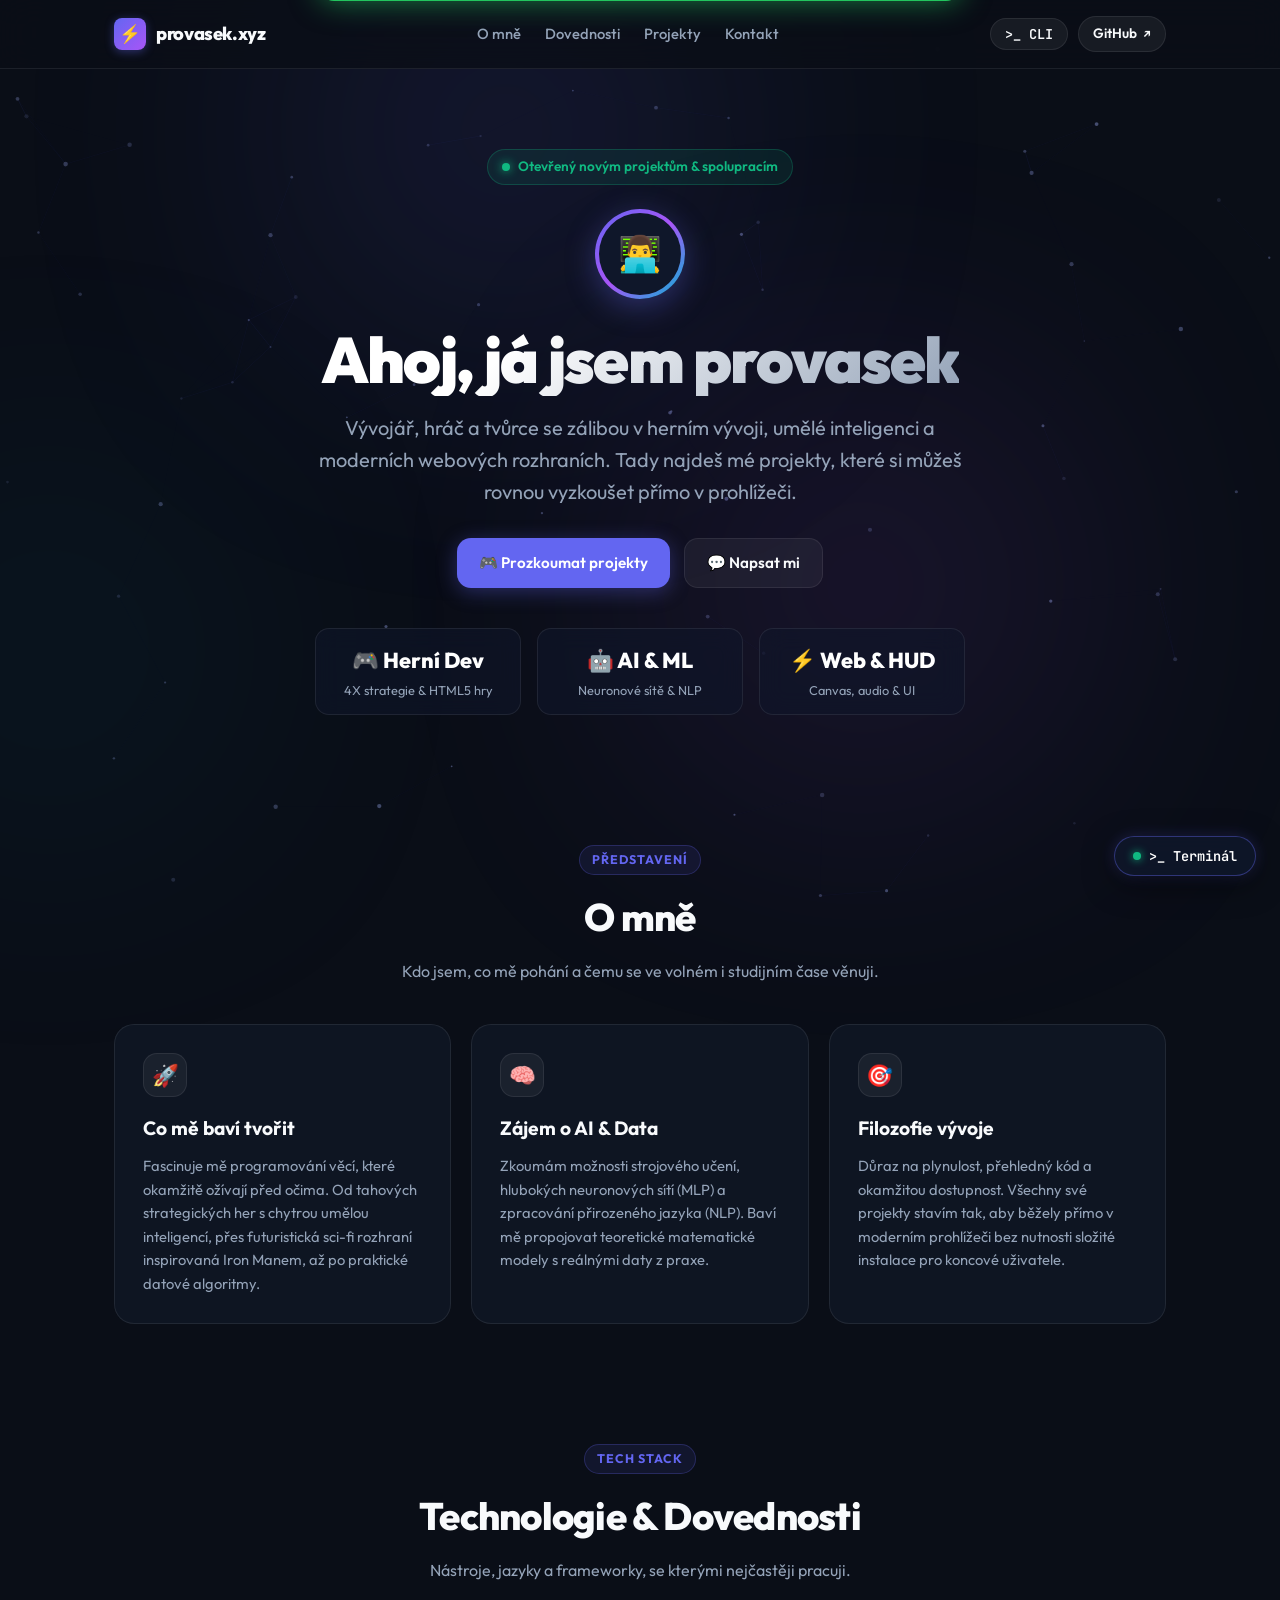
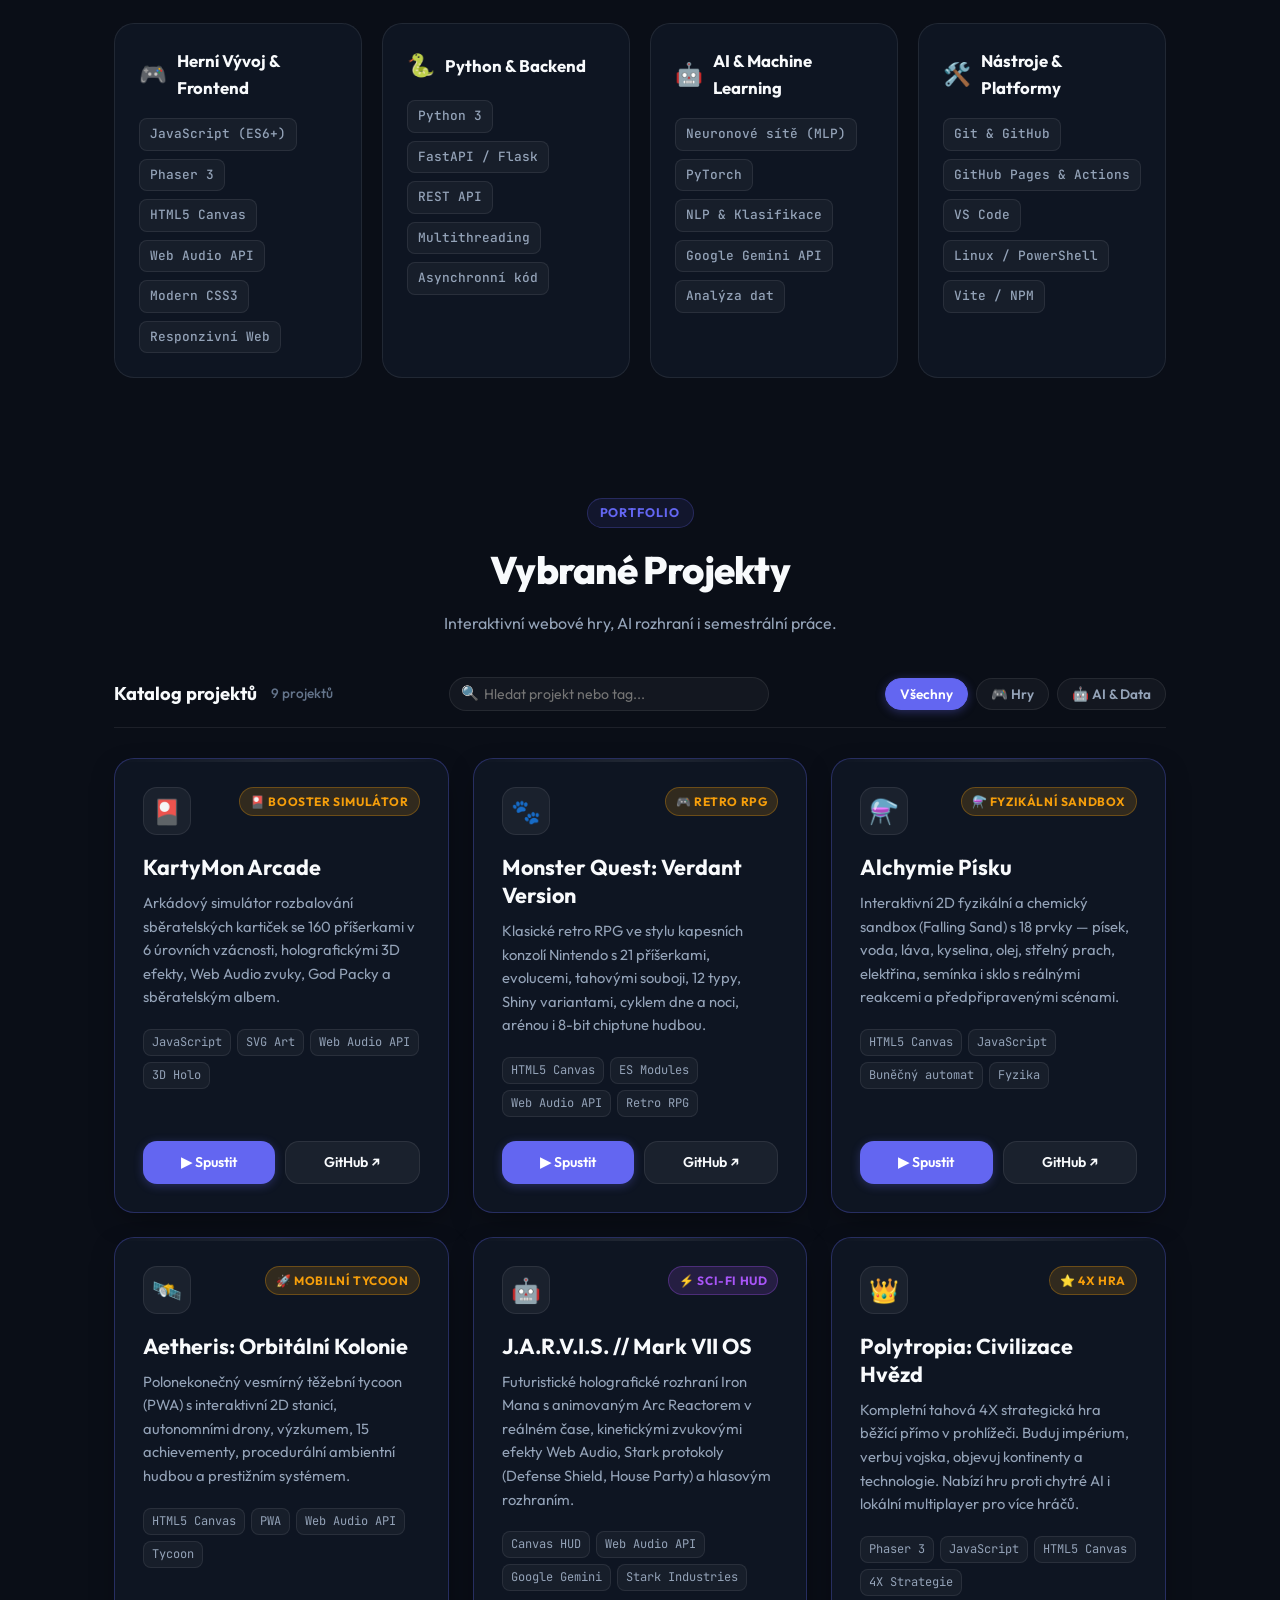
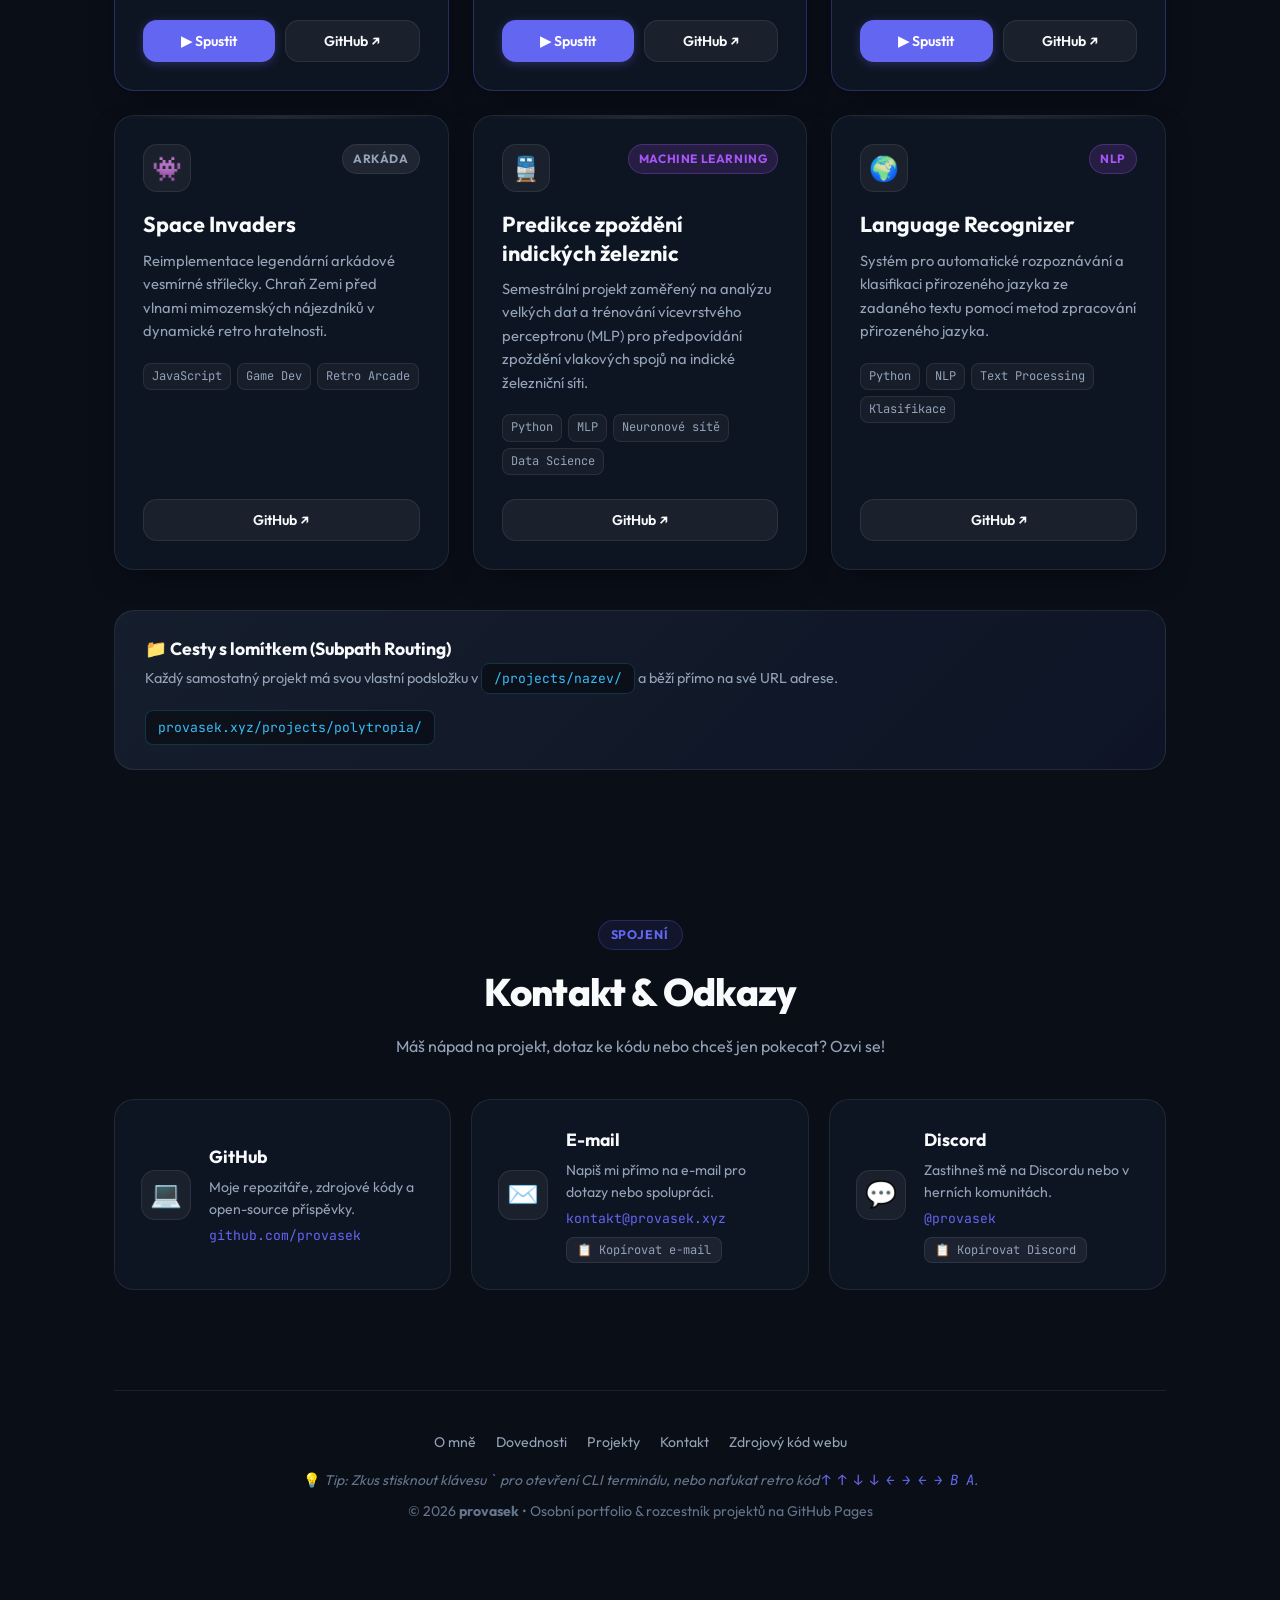
<file: index.html>
<!DOCTYPE html>
<html lang="cs">
<head>
    <meta charset="UTF-8">
    <meta name="viewport" content="width=device-width, initial-scale=1.0">
    <title>provasek.xyz | Vývojář, Herní Tvorba & AI Projekty</title>
    <meta name="description" content="Osobní web a portfolio provasek. Vývoj her, webových aplikací a machine learning modelů.">
    <link rel="icon" href="data:image/svg+xml,<svg xmlns=%22http://www.w3.org/2000/svg%22 viewBox=%220 0 100 100%22><text y=%22.9em%22 font-size=%2290%22>🎮</text></svg>">
    
    <!-- Modern Clean Minimalist Fonts -->
    <link rel="preconnect" href="https://fonts.googleapis.com">
    <link rel="preconnect" href="https://fonts.gstatic.com" crossorigin>
    <link href="https://fonts.googleapis.com/css2?family=JetBrains+Mono:wght@500;700&family=Outfit:wght@400;500;600;700;800;900&display=swap" rel="stylesheet">
    
    <link rel="stylesheet" href="style.css">
</head>
<body>

    <!-- Interactive Particle Background Canvas -->
    <canvas id="particle-canvas"></canvas>

    <!-- Ambient background glow effects -->
    <div class="ambient-glow glow-1"></div>
    <div class="ambient-glow glow-2"></div>
    <div class="ambient-glow glow-3"></div>

    <!-- Konami Code Retro Easter Egg Banner -->
    <div id="konami-banner" class="konami-banner">
        <span>👾 <strong>SECRET UNLOCKED!</strong> 80s Retro Arcade CRT režim aktivován.</span>
        <button id="konami-close-btn" class="konami-btn-close">Vypnout</button>
    </div>

    <!-- Sticky Navigation Bar -->
    <header class="navbar-wrap">
        <nav class="navbar">
            <a href="#" class="nav-brand">
                <span class="brand-icon">⚡</span>
                <span>provasek.xyz</span>
            </a>
            <ul class="nav-menu">
                <li><a href="#o-mne" class="nav-link">O mně</a></li>
                <li><a href="#dovednosti" class="nav-link">Dovednosti</a></li>
                <li><a href="#projekty" class="nav-link">Projekty</a></li>
                <li><a href="#kontakt" class="nav-link">Kontakt</a></li>
            </ul>
            <div style="display: flex; align-items: center; gap: 10px;">
                <button class="nav-cta" onclick="document.getElementById('terminal-launcher').click()" title="Otevřít interaktivní konzoli (klávesa ~)">
                    <span style="font-family: var(--font-mono);">&gt;_ CLI</span>
                </button>
                <a href="https://github.com/provasek" target="_blank" rel="noopener noreferrer" class="nav-cta">
                    <span>GitHub</span>
                    <span style="font-size: 0.75rem;">↗</span>
                </a>
            </div>
        </nav>
    </header>

    <div class="site-container">
        
        <!-- Hero Section -->
        <section class="hero">
            <div class="hero-status">
                <span class="pulse-dot"></span>
                <span>Otevřený novým projektům & spolupracím</span>
            </div>

            <div class="hero-avatar-wrap">
                <div class="hero-avatar">
                    👨‍💻
                </div>
            </div>

            <h1 class="hero-title">Ahoj, já jsem provasek</h1>
            <p class="hero-subtitle">
                Vývojář, hráč a tvůrce se zálibou v herním vývoji, umělé inteligenci a moderních webových rozhraních. Tady najdeš mé projekty, které si můžeš rovnou vyzkoušet přímo v prohlížeči.
            </p>

            <div class="hero-links">
                <a href="#projekty" class="hero-btn hero-btn-primary">
                    <span>🎮 Prozkoumat projekty</span>
                </a>
                <a href="#kontakt" class="hero-btn hero-btn-secondary">
                    <span>💬 Napsat mi</span>
                </a>
            </div>

            <!-- Stats Bar -->
            <div class="hero-stats">
                <div class="stat-item">
                    <div class="stat-val">🎮 Herní Dev</div>
                    <div class="stat-label">4X strategie & HTML5 hry</div>
                </div>
                <div class="stat-item">
                    <div class="stat-val">🤖 AI & ML</div>
                    <div class="stat-label">Neuronové sítě & NLP</div>
                </div>
                <div class="stat-item">
                    <div class="stat-val">⚡ Web & HUD</div>
                    <div class="stat-label">Canvas, audio & UI</div>
                </div>
            </div>
        </section>

        <!-- About Me Section -->
        <section id="o-mne" class="about-section">
            <div class="section-header">
                <span class="section-pill">Představení</span>
                <h2 class="section-title">O mně</h2>
                <p class="section-subtitle">Kdo jsem, co mě pohání a čemu se ve volném i studijním čase věnuji.</p>
            </div>

            <div class="about-grid">
                <div class="about-card">
                    <div class="about-icon">🚀</div>
                    <h3>Co mě baví tvořit</h3>
                    <p>
                        Fascinuje mě programování věcí, které okamžitě ožívají před očima. Od tahových strategických her s chytrou umělou inteligencí, přes futuristická sci-fi rozhraní inspirovaná Iron Manem, až po praktické datové algoritmy.
                    </p>
                </div>
                <div class="about-card">
                    <div class="about-icon">🧠</div>
                    <h3>Zájem o AI & Data</h3>
                    <p>
                        Zkoumám možnosti strojového učení, hlubokých neuronových sítí (MLP) a zpracování přirozeného jazyka (NLP). Baví mě propojovat teoretické matematické modely s reálnými daty z praxe.
                    </p>
                </div>
                <div class="about-card">
                    <div class="about-icon">🎯</div>
                    <h3>Filozofie vývoje</h3>
                    <p>
                        Důraz na plynulost, přehledný kód a okamžitou dostupnost. Všechny své projekty stavím tak, aby běžely přímo v moderním prohlížeči bez nutnosti složité instalace pro koncové uživatele.
                    </p>
                </div>
            </div>
        </section>

        <!-- Skills Section -->
        <section id="dovednosti" class="skills-section">
            <div class="section-header">
                <span class="section-pill">Tech Stack</span>
                <h2 class="section-title">Technologie & Dovednosti</h2>
                <p class="section-subtitle">Nástroje, jazyky a frameworky, se kterými nejčastěji pracuji.</p>
            </div>

            <div class="skills-grid">
                <div class="skill-category-card">
                    <div class="skill-cat-header">
                        <span style="font-size: 1.4rem;">🎮</span>
                        <h3>Herní Vývoj & Frontend</h3>
                    </div>
                    <div class="skill-badges">
                        <span class="skill-badge">JavaScript (ES6+)</span>
                        <span class="skill-badge">Phaser 3</span>
                        <span class="skill-badge">HTML5 Canvas</span>
                        <span class="skill-badge">Web Audio API</span>
                        <span class="skill-badge">Modern CSS3</span>
                        <span class="skill-badge">Responzivní Web</span>
                    </div>
                </div>

                <div class="skill-category-card">
                    <div class="skill-cat-header">
                        <span style="font-size: 1.4rem;">🐍</span>
                        <h3>Python & Backend</h3>
                    </div>
                    <div class="skill-badges">
                        <span class="skill-badge">Python 3</span>
                        <span class="skill-badge">FastAPI / Flask</span>
                        <span class="skill-badge">REST API</span>
                        <span class="skill-badge">Multithreading</span>
                        <span class="skill-badge">Asynchronní kód</span>
                    </div>
                </div>

                <div class="skill-category-card">
                    <div class="skill-cat-header">
                        <span style="font-size: 1.4rem;">🤖</span>
                        <h3>AI & Machine Learning</h3>
                    </div>
                    <div class="skill-badges">
                        <span class="skill-badge">Neuronové sítě (MLP)</span>
                        <span class="skill-badge">PyTorch</span>
                        <span class="skill-badge">NLP & Klasifikace</span>
                        <span class="skill-badge">Google Gemini API</span>
                        <span class="skill-badge">Analýza dat</span>
                    </div>
                </div>

                <div class="skill-category-card">
                    <div class="skill-cat-header">
                        <span style="font-size: 1.4rem;">🛠️</span>
                        <h3>Nástroje & Platformy</h3>
                    </div>
                    <div class="skill-badges">
                        <span class="skill-badge">Git & GitHub</span>
                        <span class="skill-badge">GitHub Pages & Actions</span>
                        <span class="skill-badge">VS Code</span>
                        <span class="skill-badge">Linux / PowerShell</span>
                        <span class="skill-badge">Vite / NPM</span>
                    </div>
                </div>
            </div>
        </section>

        <!-- Projects Section -->
        <section id="projekty" class="projects-section">
            <div class="section-header">
                <span class="section-pill">Portfolio</span>
                <h2 class="section-title">Vybrané Projekty</h2>
                <p class="section-subtitle">Interaktivní webové hry, AI rozhraní i semestrální práce.</p>
            </div>

            <!-- Filter Controls & Real-Time Search Bar -->
            <div class="controls-section">
                <div class="section-label">
                    <span>Katalog projektů</span>
                    <span id="project-count" style="font-size: 0.85rem; font-weight: 500; color: var(--text-muted); margin-left: 6px;"></span>
                </div>

                <!-- Instant Search Input -->
                <div class="search-input-wrap">
                    <span class="search-icon">🔍</span>
                    <input type="text" id="project-search" class="search-input" placeholder="Hledat projekt nebo tag...">
                    <button id="search-clear" class="search-clear-btn" title="Vymazat hledání">✕</button>
                </div>

                <div class="filter-tabs">
                    <button class="tab-btn active" data-filter="all">Všechny</button>
                    <button class="tab-btn" data-filter="games">🎮 Hry</button>
                    <button class="tab-btn" data-filter="ai">🤖 AI & Data</button>
                </div>
            </div>

            <!-- Dynamic Projects Grid -->
            <main class="projects-grid" id="projects-grid">
                <!-- Dynamicky generováno ze skriptu projects.js -->
            </main>

            <!-- Architecture Info Banner -->
            <aside class="guide-banner">
                <div class="guide-text">
                    <h3>📁 Cesty s lomítkem (Subpath Routing)</h3>
                    <p>Každý samostatný projekt má svou vlastní podsložku v <span class="guide-code">/projects/nazev/</span> a běží přímo na své URL adrese.</p>
                </div>
                <div class="guide-code">
                    provasek.xyz/projects/polytropia/
                </div>
            </aside>
        </section>

        <!-- Contact Section -->
        <section id="kontakt" class="contact-section">
            <div class="section-header">
                <span class="section-pill">Spojení</span>
                <h2 class="section-title">Kontakt & Odkazy</h2>
                <p class="section-subtitle">Máš nápad na projekt, dotaz ke kódu nebo chceš jen pokecat? Ozvi se!</p>
            </div>

            <div class="contact-grid">
                <a href="https://github.com/provasek" target="_blank" rel="noopener noreferrer" class="contact-card">
                    <div class="contact-icon">💻</div>
                    <div class="contact-info">
                        <h4>GitHub</h4>
                        <p>Moje repozitáře, zdrojové kódy a open-source příspěvky.</p>
                        <div class="contact-handle">github.com/provasek</div>
                    </div>
                </a>

                <div class="contact-card">
                    <div class="contact-icon">✉️</div>
                    <div class="contact-info">
                        <h4>E-mail</h4>
                        <p>Napiš mi přímo na e-mail pro dotazy nebo spolupráci.</p>
                        <div class="contact-handle">kontakt@provasek.xyz</div>
                        <button class="copy-pill-btn btn-copy" data-copy="kontakt@provasek.xyz" title="Zkopírovat e-mail">
                            📋 Kopírovat e-mail
                        </button>
                    </div>
                </div>

                <div class="contact-card">
                    <div class="contact-icon">💬</div>
                    <div class="contact-info">
                        <h4>Discord</h4>
                        <p>Zastihneš mě na Discordu nebo v herních komunitách.</p>
                        <div class="contact-handle">@provasek</div>
                        <button class="copy-pill-btn btn-copy" data-copy="@provasek" title="Zkopírovat Discord tag">
                            📋 Kopírovat Discord
                        </button>
                    </div>
                </div>
            </div>
        </section>

        <!-- Footer -->
        <footer class="site-footer">
            <div class="footer-nav">
                <a href="#o-mne" class="footer-link">O mně</a>
                <a href="#dovednosti" class="footer-link">Dovednosti</a>
                <a href="#projekty" class="footer-link">Projekty</a>
                <a href="#kontakt" class="footer-link">Kontakt</a>
                <a href="https://github.com/provasek/web" target="_blank" rel="noopener noreferrer" class="footer-link">Zdrojový kód webu</a>
            </div>
            <p style="margin-bottom: 8px;">
                💡 <em>Tip: Zkus stisknout klávesu <code style="font-family: var(--font-mono); color: var(--accent-indigo);">&grave;</code> pro otevření CLI terminálu, nebo naťukat retro kód <code style="font-family: var(--font-mono); color: var(--accent-indigo);">↑ ↑ ↓ ↓ ← → ← → B A</code>.</em>
            </p>
            <p>© 2026 <strong>provasek</strong> • Osobní portfolio & rozcestník projektů na GitHub Pages</p>
        </footer>

    </div>

    <!-- Floating Terminal Launcher Button -->
    <button id="terminal-launcher" class="terminal-launcher-btn" title="Otevřít interaktivní vývojářský terminál">
        <span class="dot"></span>
        <span>&gt;_ Terminál</span>
    </button>

    <!-- Developer Terminal Modal Window -->
    <div id="terminal-modal" class="terminal-modal-backdrop">
        <div class="terminal-window">
            <div class="terminal-header">
                <div class="terminal-dots">
                    <span class="terminal-dot dot-red" id="terminal-close-btn" title="Zavřít terminál"></span>
                    <span class="terminal-dot dot-yellow"></span>
                    <span class="terminal-dot dot-green"></span>
                </div>
                <div class="terminal-title">provasek@web: ~ (bash)</div>
                <div style="font-size: 0.72rem; color: var(--text-muted);">ESC pro zavření</div>
            </div>
            <div class="terminal-body" id="terminal-body">
                <div class="term-line term-success">
                    Vítej v interaktivní vývojářské konzoli provasek.xyz! ⚡
                </div>
                <div class="term-line term-output">
                    Napiš <span class="term-accent">help</span> pro seznam dostupných příkazů.
                </div>
            </div>
            <div class="terminal-input-row">
                <span class="term-prompt">provasek@web:~$</span>
                <input type="text" id="terminal-input" class="terminal-input" placeholder="Zadej příkaz (např. projects, play jarvis, about)..." autocomplete="off" spellcheck="false">
            </div>
        </div>
    </div>

    <!-- Toast Notification -->
    <div id="copy-toast" class="copy-toast"></div>

    <!-- Data & Scripts -->
    <script src="projects.js"></script>
    <script src="app.js"></script>
</body>
</html>
</file>
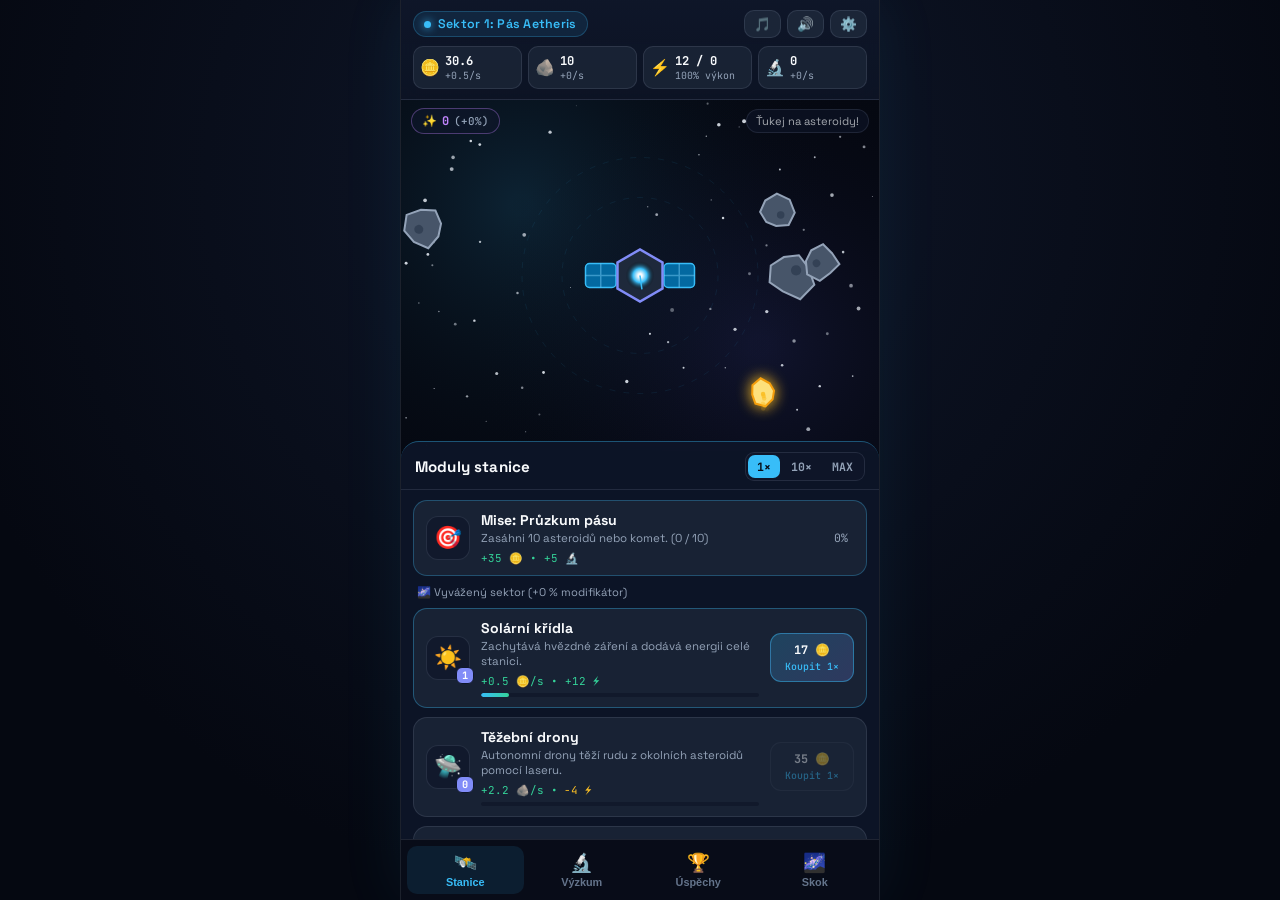
<file: projects/aetheris/index.html>
<!DOCTYPE html>
<html lang="cs">
<head>
  <meta charset="UTF-8" />
  <meta name="viewport" content="width=device-width, initial-scale=1.0, maximum-scale=1.0, user-scalable=no, viewport-fit=cover" />
  <meta name="theme-color" content="#070b14" />
  <meta name="apple-mobile-web-app-capable" content="yes" />
  <meta name="apple-mobile-web-app-status-bar-style" content="black-translucent" />
  <title>Aetheris: Orbitální Kolonie</title>
  <link rel="manifest" href="./manifest.json" />
  <link rel="icon" type="image/svg+xml" href="./assets/icon.svg" />
  <link rel="apple-touch-icon" href="./assets/icon.svg" />
  <link rel="preconnect" href="https://fonts.googleapis.com" />
  <link rel="preconnect" href="https://fonts.gstatic.com" crossorigin />
  <link href="https://fonts.googleapis.com/css2?family=JetBrains+Mono:wght@500;700&family=Space+Grotesk:wght@400;500;600;700&display=swap" rel="stylesheet" />
  <link rel="stylesheet" href="./css/style.css" />
</head>
<body>
  <div id="app" class="app-shell">
    <!-- Horní HUD lišta -->
    <header class="hud-header">
      <div class="hud-top-row">
        <div class="sector-badge" id="sector-badge" title="Aktuální sektor">
          <span class="sector-dot"></span>
          <span id="sector-name">Sektor 1: Pás Aetheris</span>
        </div>
        <div class="hud-actions">
          <button id="btn-event-boost" class="icon-btn boost-pill hidden" title="Aktivní událost">
            ⚡ <span id="event-timer">00s</span>
          </button>
          <button id="btn-music" class="icon-btn" aria-label="Hudba" title="Zapnout/vypnout hudbu">🎵</button>
          <button id="btn-sound" class="icon-btn" aria-label="Zvuk" title="Zapnout/vypnout zvuk">🔊</button>
          <button id="btn-settings" class="icon-btn" aria-label="Nastavení" title="Nastavení a save">⚙️</button>
        </div>
      </div>

      <div class="resources-grid">
        <div class="res-card res-credits">
          <div class="res-icon">🪙</div>
          <div class="res-info">
            <div class="res-val" id="res-credits">0</div>
            <div class="res-rate" id="rate-credits">+0/s</div>
          </div>
        </div>
        <div class="res-card res-ore">
          <div class="res-icon">🪨</div>
          <div class="res-info">
            <div class="res-val" id="res-ore">0</div>
            <div class="res-rate" id="rate-ore">+0/s</div>
          </div>
        </div>
        <div class="res-card res-energy">
          <div class="res-icon">⚡</div>
          <div class="res-info">
            <div class="res-val" id="res-energy">0 / 0</div>
            <div class="res-rate" id="rate-energy">100% výkon</div>
          </div>
        </div>
        <div class="res-card res-research">
          <div class="res-icon">🔬</div>
          <div class="res-info">
            <div class="res-val" id="res-research">0</div>
            <div class="res-rate" id="rate-research">+0/s</div>
          </div>
        </div>
      </div>
    </header>

    <!-- Interaktivní vesmírná scéna (Canvas) -->
    <main class="viewport-stage">
      <canvas id="game-canvas"></canvas>
      <div class="stage-overlay-top">
        <div class="dark-matter-pill" id="dm-pill" title="Temná hmota (trvalý bonus k příjmům)">
          <span>✨</span>
          <span id="res-dm">0</span>
          <span class="dm-bonus" id="dm-bonus">(+0%)</span>
        </div>
        <div class="tap-hint" id="tap-hint">Ťukej na asteroidy!</div>
      </div>
    </main>

    <!-- Spodní panel s obsahem záložek -->
    <section class="bottom-drawer">
      <div class="drawer-toolbar" id="drawer-toolbar">
        <h2 class="drawer-title" id="drawer-title">Moduly stanice</h2>
        <div class="buy-multiplier" id="buy-multiplier-group">
          <button class="mult-btn active" data-mult="1">1×</button>
          <button class="mult-btn" data-mult="10">10×</button>
          <button class="mult-btn" data-mult="max">MAX</button>
        </div>
      </div>

      <div class="drawer-content" id="drawer-content">
        <!-- Dynamicky vykresleno z ui.js -->
      </div>

      <!-- Spodní navigace -->
      <nav class="bottom-nav" role="tablist">
        <button class="nav-btn active" data-tab="station" role="tab" aria-selected="true">
          <span class="nav-icon">🛰️</span>
          <span class="nav-label">Stanice</span>
        </button>
        <button class="nav-btn" data-tab="research" role="tab" aria-selected="false">
          <span class="nav-icon">🔬</span>
          <span class="nav-label">Výzkum</span>
          <span class="nav-badge hidden" id="badge-research">!</span>
        </button>
        <button class="nav-btn" data-tab="achievements" role="tab" aria-selected="false">
          <span class="nav-icon">🏆</span>
          <span class="nav-label">Úspěchy</span>
          <span class="nav-badge hidden" id="badge-achievements">0</span>
        </button>
        <button class="nav-btn" data-tab="prestige" role="tab" aria-selected="false">
          <span class="nav-icon">🌌</span>
          <span class="nav-label">Skok</span>
          <span class="nav-badge hidden" id="badge-prestige">★</span>
        </button>
      </nav>
    </section>

    <!-- Toast notifikace (Achievementy / Události) -->
    <div id="toast-container" class="toast-container" aria-live="polite"></div>

    <!-- Modální okno (Offline výdělek / Nastavení) -->
    <div id="modal-backdrop" class="modal-backdrop hidden">
      <div class="modal-card" id="modal-card">
        <div class="modal-header">
          <h3 id="modal-title">Titulek</h3>
          <button id="modal-close" class="icon-btn">✕</button>
        </div>
        <div class="modal-body" id="modal-body"></div>
      </div>
    </div>
  </div>

  <script type="module" src="./js/main.js"></script>
</body>
</html>
</file>
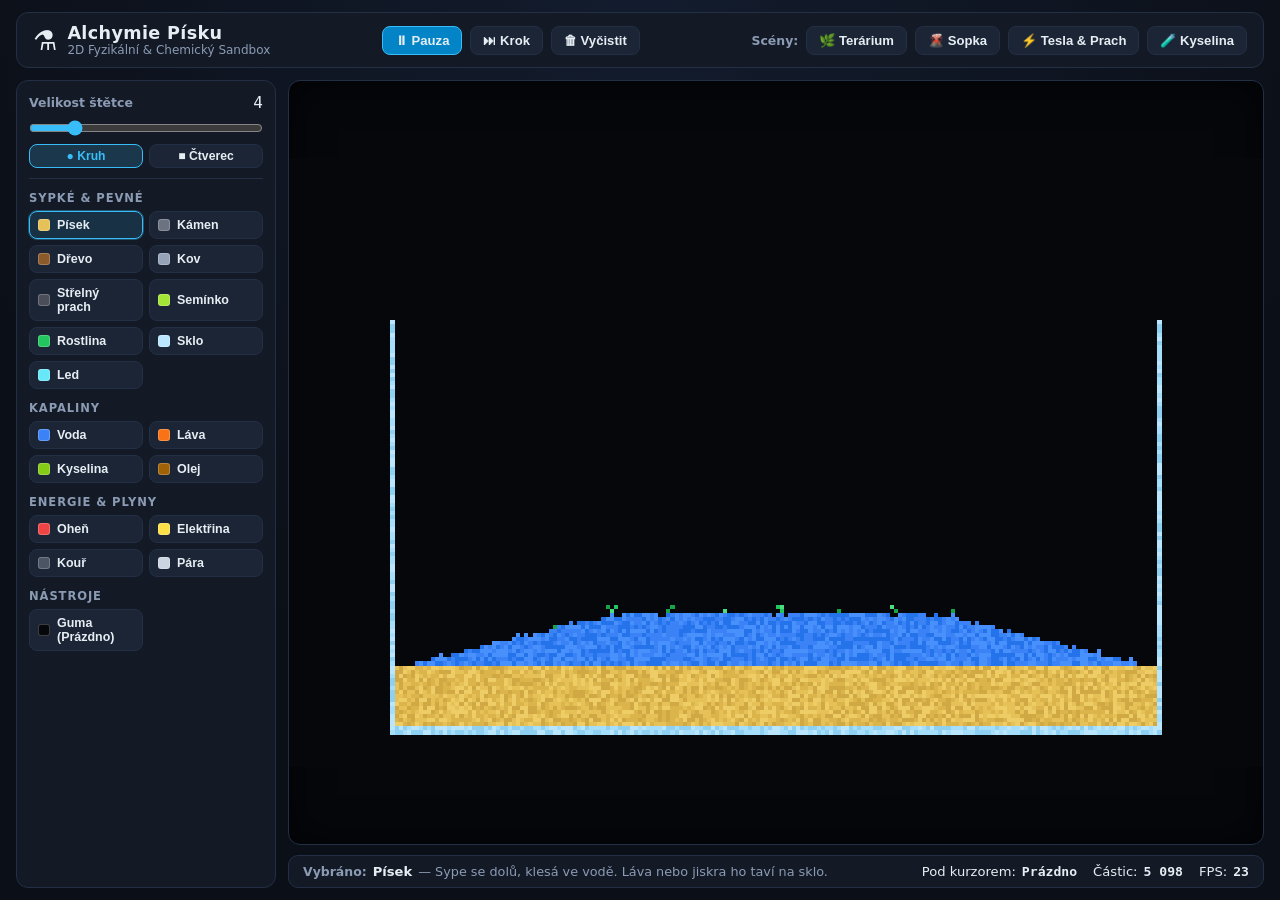
<file: projects/alchymie-pisku/index.html>
<!DOCTYPE html>
<html lang="cs">
<head>
  <meta charset="UTF-8" />
  <meta name="viewport" content="width=device-width, initial-scale=1.0" />
  <title>Alchymie Písku — 2D Fyzikální Sandbox</title>
  <link rel="stylesheet" href="styles.css" />
</head>
<body>
  <div class="app">
    <header class="topbar">
      <div class="brand">
        <span class="brand-icon">⚗️</span>
        <div>
          <h1>Alchymie Písku</h1>
          <p class="subtitle">2D Fyzikální &amp; Chemický Sandbox</p>
        </div>
      </div>

      <div class="sim-controls">
        <button id="btn-play-pause" class="btn btn-primary" title="Mezerník">⏸ Pauza</button>
        <button id="btn-step" class="btn" title="Další krok">⏭ Krok</button>
        <button id="btn-clear" class="btn btn-danger" title="Klávesa C">🗑 Vyčistit</button>
      </div>

      <div class="presets">
        <span class="label">Scény:</span>
        <button class="btn btn-preset" data-preset="terrarium">🌿 Terárium</button>
        <button class="btn btn-preset" data-preset="volcano">🌋 Sopka</button>
        <button class="btn btn-preset" data-preset="tesla">⚡ Tesla &amp; Prach</button>
        <button class="btn btn-preset" data-preset="acid">🧪 Kyselina</button>
      </div>
    </header>

    <main class="workspace">
      <aside class="palette-panel">
        <div class="panel-section">
          <div class="brush-header">
            <span class="label">Velikost štětce</span>
            <span id="brush-size-val" class="mono">4</span>
          </div>
          <input id="brush-size" type="range" min="1" max="18" value="4" />
          <div class="brush-shapes">
            <button id="shape-circle" class="btn btn-small active">● Kruh</button>
            <button id="shape-square" class="btn btn-small">■ Čtverec</button>
          </div>
        </div>

        <div id="element-groups" class="element-groups"></div>
      </aside>

      <section class="canvas-stage">
        <div class="canvas-wrapper">
          <canvas id="sandbox"></canvas>
          <div id="cursor-preview" class="cursor-preview"></div>
        </div>

        <footer class="statusbar">
          <div class="status-item">
            <span class="label">Vybráno:</span>
            <strong id="selected-name">Písek</strong>
            <span id="selected-desc" class="muted"></span>
          </div>
          <div class="status-right">
            <span class="status-item">Pod kurzorem: <strong id="hover-element" class="mono">Prázdno</strong></span>
            <span class="status-item">Částic: <strong id="particle-count" class="mono">0</strong></span>
            <span class="status-item">FPS: <strong id="fps-counter" class="mono">60</strong></span>
          </div>
        </footer>
      </section>
    </main>
  </div>

  <script type="module" src="src/main.js"></script>
</body>
</html>
</file>
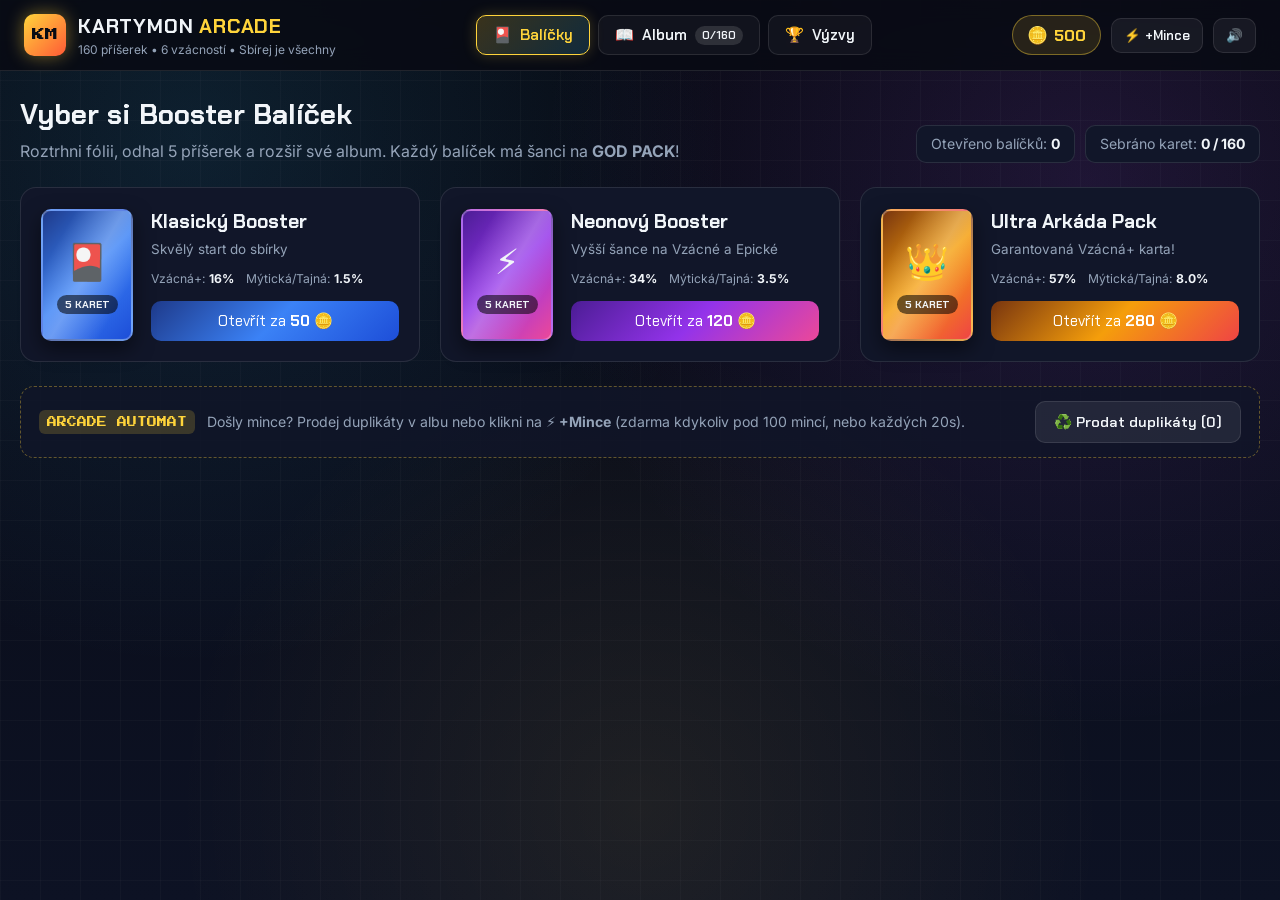
<file: projects/kartymon/index.html>
<!DOCTYPE html>
<html lang="cs">
<head>
  <meta charset="UTF-8" />
  <meta name="viewport" content="width=device-width, initial-scale=1.0" />
  <title>KartyMon Arcade — Simulátor rozbalování kartiček</title>
  <link rel="preconnect" href="https://fonts.googleapis.com" />
  <link rel="preconnect" href="https://fonts.gstatic.com" crossorigin />
  <link href="https://fonts.googleapis.com/css2?family=Chakra+Petch:wght@500;600;700&family=Inter:wght@400;500;600;700&family=Press+Start+2P&display=swap" rel="stylesheet" />
  <link rel="stylesheet" href="css/style.css" />
</head>
<body>
  <div class="arcade-bg"></div>
  <canvas id="fx-canvas"></canvas>

  <header class="top-bar">
    <div class="brand">
      <div class="brand-logo">KM</div>
      <div>
        <h1 class="brand-title">KARTYMON <span class="accent">ARCADE</span></h1>
        <p class="brand-sub">160 příšerek • 6 vzácností • Sbírej je všechny</p>
      </div>
    </div>

    <nav class="main-nav" aria-label="Hlavní navigace">
      <button class="nav-btn active" data-tab="packs">
        <span class="nav-icon">🎴</span>
        <span>Balíčky</span>
      </button>
      <button class="nav-btn" data-tab="album">
        <span class="nav-icon">📖</span>
        <span>Album</span>
        <span class="nav-badge" id="nav-album-count">0/160</span>
      </button>
      <button class="nav-btn" data-tab="achievements">
        <span class="nav-icon">🏆</span>
        <span>Výzvy</span>
        <span class="nav-badge hidden" id="nav-ach-dot">!</span>
      </button>
    </nav>

    <div class="hud-right">
      <div class="coin-pill" title="Arkáda Mince">
        <span class="coin-icon">🪙</span>
        <span id="coin-display">500</span>
      </div>
      <button class="icon-btn" id="btn-free-coins" title="Arkáda bonus (+100 mincí)">
        <span>⚡ +Mince</span>
      </button>
      <button class="icon-btn" id="btn-sound" title="Zvuk zapnut/vypnut">🔊</button>
    </div>
  </header>

  <main class="app-main">
    <!-- TAB 1: PACKS & OPENING -->
    <section id="tab-packs" class="tab-panel active">
      <div id="pack-shop-view">
        <div class="section-header">
          <div>
            <h2>Vyber si Booster Balíček</h2>
            <p class="muted">Roztrhni fólii, odhal 5 příšerek a rozšiř své album. Každý balíček má šanci na <strong>GOD PACK</strong>!</p>
          </div>
          <div class="quick-stats">
            <div class="stat-chip">Otevřeno balíčků: <strong id="stat-packs">0</strong></div>
            <div class="stat-chip">Sebráno karet: <strong id="stat-unique">0 / 160</strong></div>
          </div>
        </div>

        <div class="pack-grid" id="pack-grid">
          <!-- Rendered by JS -->
        </div>

        <div class="arcade-bonus-bar">
          <div class="bonus-info">
            <span class="bonus-tag">ARCADE AUTOMAT</span>
            <span>Došly mince? Prodej duplikáty v albu nebo klikni na <strong>⚡ +Mince</strong> (zdarma kdykoliv pod 100 mincí, nebo každých 20s).</span>
          </div>
          <button class="btn-secondary" id="btn-sell-all-dupes-shop">
            ♻️ Prodat duplikáty (<span id="shop-dupe-count">0</span>)
          </button>
        </div>
      </div>

      <!-- PACK OPENING STAGE -->
      <div id="pack-stage-view" class="hidden">
        <div class="stage-top">
          <button class="btn-ghost" id="btn-back-to-shop">← Zpět do obchodu</button>
          <div class="stage-title" id="stage-pack-name">Klasický Booster</div>
          <div class="stage-actions">
            <button class="btn-secondary hidden" id="btn-reveal-all">✨ Odhalit vše</button>
            <button class="btn-primary hidden" id="btn-open-another">🎴 Otevřít další</button>
          </div>
        </div>

        <!-- Step 1: Tear the pack -->
        <div id="tear-zone" class="tear-zone">
          <div class="pack-wrapper" id="active-pack-visual">
            <div class="pack-tear-strip" id="pack-tear-strip">
              <span>✂️ KLIKNI NEBO POTÁHNI PRO ROZTRŽENÍ</span>
            </div>
            <div class="pack-body">
              <div class="pack-shine"></div>
              <div class="pack-emblem" id="pack-emblem">⚡</div>
              <div class="pack-label" id="pack-visual-title">CLASSIC BOOSTER</div>
              <div class="pack-sub">5 KARET UVNITŘ</div>
            </div>
          </div>
          <p class="tear-hint">Klepni na balíček nebo potáhni po horním proužku!</p>
        </div>

        <!-- Step 2: Reveal 5 cards -->
        <div id="reveal-zone" class="reveal-zone hidden">
          <div class="god-pack-banner hidden" id="god-pack-banner">
            🌈✨ GOD PACK! VŠECHNY KARTY JSOU VZÁCNÉ+ ✨🌈
          </div>
          <div class="reveal-cards-row" id="reveal-cards-row">
            <!-- 5 card slots rendered by JS -->
          </div>
          <div class="reveal-summary hidden" id="reveal-summary">
            <span id="reveal-summary-text"></span>
          </div>
        </div>
      </div>
    </section>

    <!-- TAB 2: ALBUM / BINDER -->
    <section id="tab-album" class="tab-panel">
      <div class="album-header">
        <div>
          <h2>Sběratelské Album <span class="accent">(160 karet)</span></h2>
          <div class="progress-wrap">
            <div class="progress-bar">
              <div class="progress-fill" id="album-progress-fill" style="width: 0%"></div>
            </div>
            <span class="progress-text" id="album-progress-text">0 / 160 (0%)</span>
          </div>
        </div>

        <div class="album-actions">
          <button class="btn-secondary" id="btn-sell-all-dupes">
            ♻️ Prodat všechny duplikáty (<span id="album-dupe-value">0</span> 🪙)
          </button>
          <div class="view-toggle">
            <button class="toggle-btn active" data-view="binder" title="Pořadač (9 karet na stránku)">📖 Pořadač</button>
            <button class="toggle-btn" data-view="grid" title="Mřížka všech karet">⊞ Mřížka</button>
          </div>
        </div>
      </div>

      <div class="rarity-summary-strip" id="rarity-summary-strip">
        <!-- Populated by JS -->
      </div>

      <div class="album-filters">
        <input type="search" id="filter-search" placeholder="Hledat jméno nebo #číslem..." />
        <select id="filter-owned">
          <option value="all">Všechny karty (160)</option>
          <option value="owned">Jen vlastněné</option>
          <option value="missing">Jen chybějící</option>
        </select>
        <select id="filter-element">
          <option value="all">Všechny živly</option>
          <option value="fire">🔥 Oheň</option>
          <option value="water">💧 Voda</option>
          <option value="nature">🌿 Příroda</option>
          <option value="electric">⚡ Blesk</option>
          <option value="shadow">🌑 Stín</option>
          <option value="crystal">💎 Krystal</option>
          <option value="wind">🌪️ Vítr</option>
          <option value="cosmic">🌌 Kosmos</option>
        </select>
        <select id="filter-rarity">
          <option value="all">Všechny vzácnosti</option>
          <option value="common">Běžná (Common)</option>
          <option value="uncommon">Neobvyklá (Uncommon)</option>
          <option value="rare">Vzácná (Rare)</option>
          <option value="epic">Epická (Epic)</option>
          <option value="mythic">Mýtická (Mythic)</option>
          <option value="secret">Tajná (Secret)</option>
        </select>
      </div>

      <div class="binder-controls" id="binder-controls">
        <button class="btn-secondary" id="btn-prev-page">◀ Předchozí strana</button>
        <span class="page-indicator" id="page-indicator">Strana 1 / 18</span>
        <button class="btn-secondary" id="btn-next-page">Další strana ▶</button>
      </div>

      <div class="album-grid binder-mode" id="album-grid">
        <!-- Cards rendered by JS -->
      </div>
    </section>

    <!-- TAB 3: ACHIEVEMENTS -->
    <section id="tab-achievements" class="tab-panel">
      <div class="section-header">
        <div>
          <h2>Arkáda Výzvy &amp; Odměny</h2>
          <p class="muted">Plň sběratelské milníky a získávej velké odměny v mincích.</p>
        </div>
        <button class="btn-danger-outline" id="btn-reset-save">🗑️ Resetovat postup</button>
      </div>
      <div class="achievements-grid" id="achievements-grid">
        <!-- Rendered by JS -->
      </div>
    </section>
  </main>

  <!-- 3D CARD INSPECT MODAL -->
  <div id="card-modal" class="modal hidden" role="dialog" aria-modal="true">
    <div class="modal-backdrop" id="modal-backdrop"></div>
    <div class="modal-content">
      <button class="modal-close" id="modal-close" aria-label="Zavřít">✕</button>
      <div class="modal-body">
        <div class="modal-card-stage" id="modal-card-stage">
          <!-- 3D tiltable card inserted here -->
        </div>
        <div class="modal-info">
          <div class="modal-badges" id="modal-badges"></div>
          <h3 id="modal-name">Jméno</h3>
          <p class="modal-lore" id="modal-lore"></p>
          <div class="modal-stats" id="modal-stats"></div>
          <div class="modal-evo" id="modal-evo"></div>
          <div class="modal-ownership">
            <span>Vlastníš: <strong id="modal-owned-count">0×</strong></span>
            <button class="btn-secondary hidden" id="modal-sell-dupe">
              ♻️ Prodat 1 duplikát (+<span id="modal-sell-price">0</span> 🪙)
            </button>
          </div>
          <p class="tilt-tip">💡 Najeď myší nebo prstem přes kartu pro 3D holografický efekt</p>
        </div>
      </div>
    </div>
  </div>

  <!-- TOAST CONTAINER -->
  <div id="toast-container" class="toast-container"></div>

  <script src="js/audio.js"></script>
  <script src="js/cards.js"></script>
  <script src="js/art.js"></script>
  <script src="js/app.js"></script>
</body>
</html>
</file>
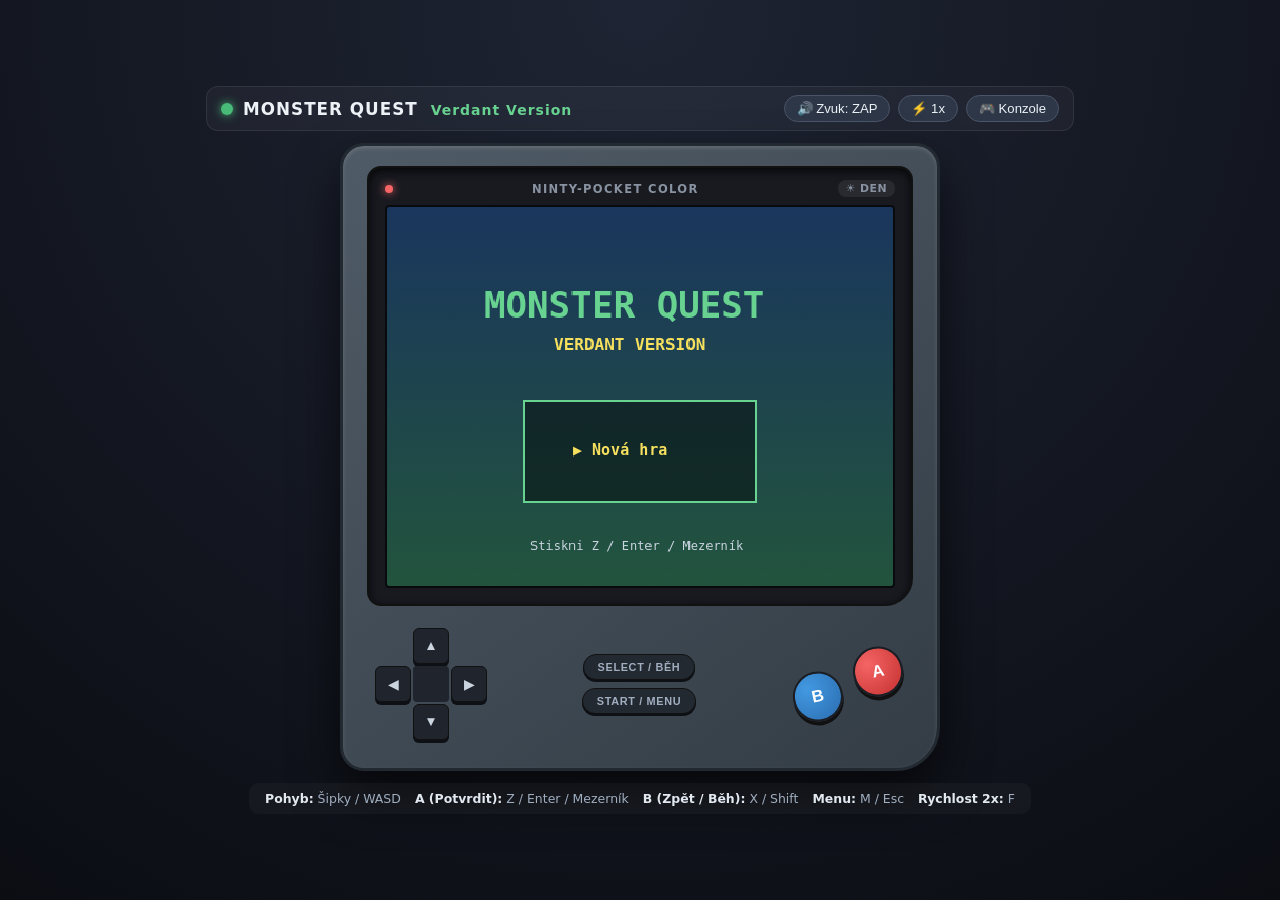
<file: projects/monster-quest/index.html>
<!DOCTYPE html>
<html lang="cs">
<head>
  <meta charset="UTF-8" />
  <meta name="viewport" content="width=device-width, initial-scale=1.0" />
  <title>MONSTER QUEST: Verdant Version</title>
  <link rel="stylesheet" href="style.css" />
</head>
<body>
  <div class="app-shell">
    <header class="top-bar">
      <div class="brand">
        <span class="dot"></span>
        <h1>MONSTER QUEST <small>Verdant Version</small></h1>
      </div>
      <div class="top-actions">
        <button id="btn-sound" class="pill-btn" title="Zvuk (M)">🔊 Zvuk: ZAP</button>
        <button id="btn-speed" class="pill-btn" title="Rychlost (F)">⚡ 1x</button>
        <button id="btn-bezel" class="pill-btn" title="Režim zobrazení">🎮 Konzole</button>
      </div>
    </header>

    <main class="console-wrapper" id="console-wrapper">
      <div class="handheld-body">
        <div class="screen-bezel">
          <div class="bezel-header">
            <span class="led" id="power-led"></span>
            <span class="bezel-title">NINTY-POCKET COLOR</span>
            <span class="time-badge" id="time-badge">☀️ DEN</span>
          </div>
          <div class="canvas-container">
            <canvas id="game-canvas" width="480" height="360"></canvas>
          </div>
        </div>

        <div class="controls-deck">
          <div class="dpad" aria-label="D-Pad">
            <button class="dpad-btn up" data-key="ArrowUp">▲</button>
            <button class="dpad-btn left" data-key="ArrowLeft">◀</button>
            <div class="dpad-center"></div>
            <button class="dpad-btn right" data-key="ArrowRight">▶</button>
            <button class="dpad-btn down" data-key="ArrowDown">▼</button>
          </div>

          <div class="center-pills">
            <button class="sys-btn" data-key="Shift">SELECT / BĚH</button>
            <button class="sys-btn" data-key="m">START / MENU</button>
          </div>

          <div class="ab-buttons">
            <button class="action-btn b-btn" data-key="x">B</button>
            <button class="action-btn a-btn" data-key="z">A</button>
          </div>
        </div>
      </div>
    </main>

    <footer class="controls-help">
      <span><strong>Pohyb:</strong> Šipky / WASD</span>
      <span><strong>A (Potvrdit):</strong> Z / Enter / Mezerník</span>
      <span><strong>B (Zpět / Běh):</strong> X / Shift</span>
      <span><strong>Menu:</strong> M / Esc</span>
      <span><strong>Rychlost 2x:</strong> F</span>
    </footer>
  </div>

  <script type="module" src="src/main.js"></script>
</body>
</html>
</file>
<file: style.css>
/* ============================================================
   PROVASEK.XYZ - Modern Personal Developer & Portfolio Hub
   ============================================================ */

:root {
    --bg-main: #0a0e17;
    --bg-secondary: #0f172a;
    --bg-card: rgba(17, 24, 39, 0.75);
    --bg-card-hover: rgba(30, 41, 59, 0.85);
    --bg-card-glass: rgba(15, 23, 42, 0.6);
    
    --border-subtle: rgba(255, 255, 255, 0.08);
    --border-hover: rgba(99, 102, 241, 0.4);
    --border-accent: rgba(99, 102, 241, 0.6);

    --text-primary: #f8fafc;
    --text-secondary: #94a3b8;
    --text-muted: #64748b;

    --accent-indigo: #6366f1;
    --accent-purple: #a855f7;
    --accent-cyan: #06b6d4;
    --accent-emerald: #10b981;
    --accent-amber: #f59e0b;

    --font-sans: 'Outfit', -apple-system, BlinkMacSystemFont, "Segoe UI", Roboto, sans-serif;
    --font-mono: 'JetBrains Mono', monospace;

    --radius-sm: 8px;
    --radius-md: 14px;
    --radius-lg: 20px;
    --radius-full: 9999px;

    --shadow-card: 0 10px 30px -10px rgba(0, 0, 0, 0.5);
    --shadow-hover: 0 20px 40px -12px rgba(99, 102, 241, 0.25);
    --transition: all 0.25s cubic-bezier(0.16, 1, 0.3, 1);
}

html {
    scroll-behavior: smooth;
}

* {
    margin: 0;
    padding: 0;
    box-sizing: border-box;
}

body {
    background-color: var(--bg-main);
    color: var(--text-primary);
    font-family: var(--font-sans);
    line-height: 1.6;
    min-height: 100vh;
    overflow-x: hidden;
    position: relative;
    -webkit-font-smoothing: antialiased;
}

/* Background Ambient Glows */
.ambient-glow {
    position: fixed;
    border-radius: 50%;
    filter: blur(140px);
    pointer-events: none;
    z-index: 0;
    opacity: 0.35;
}
.glow-1 {
    top: -120px;
    left: 20%;
    width: 500px;
    height: 500px;
    background: radial-gradient(circle, var(--accent-indigo) 0%, transparent 70%);
}
.glow-2 {
    bottom: 10%;
    right: 15%;
    width: 450px;
    height: 450px;
    background: radial-gradient(circle, var(--accent-purple) 0%, transparent 70%);
}
.glow-3 {
    top: 50%;
    left: -150px;
    width: 400px;
    height: 400px;
    background: radial-gradient(circle, var(--accent-cyan) 0%, transparent 70%);
    opacity: 0.2;
}

/* Top Sticky Navigation */
.navbar-wrap {
    position: sticky;
    top: 0;
    z-index: 1000;
    background: rgba(10, 14, 23, 0.8);
    backdrop-filter: blur(16px);
    -webkit-backdrop-filter: blur(16px);
    border-bottom: 1px solid var(--border-subtle);
}

.navbar {
    max-width: 1100px;
    margin: 0 auto;
    padding: 16px 24px;
    display: flex;
    align-items: center;
    justify-content: space-between;
}

.nav-brand {
    display: flex;
    align-items: center;
    gap: 10px;
    text-decoration: none;
    color: var(--text-primary);
    font-weight: 800;
    font-size: 1.15rem;
    letter-spacing: -0.02em;
}

.brand-icon {
    width: 32px;
    height: 32px;
    background: linear-gradient(135deg, var(--accent-indigo), var(--accent-purple));
    border-radius: 8px;
    display: flex;
    align-items: center;
    justify-content: center;
    font-size: 1.1rem;
    box-shadow: 0 2px 10px rgba(99, 102, 241, 0.4);
}

.nav-menu {
    display: flex;
    align-items: center;
    gap: 24px;
    list-style: none;
}

.nav-link {
    color: var(--text-secondary);
    text-decoration: none;
    font-size: 0.92rem;
    font-weight: 500;
    transition: var(--transition);
    position: relative;
}

.nav-link:hover {
    color: var(--text-primary);
}

.nav-link::after {
    content: '';
    position: absolute;
    bottom: -4px;
    left: 0;
    width: 0;
    height: 2px;
    background: var(--accent-indigo);
    transition: var(--transition);
}

.nav-link:hover::after {
    width: 100%;
}

.nav-cta {
    background: rgba(255, 255, 255, 0.06);
    border: 1px solid var(--border-subtle);
    color: var(--text-primary);
    padding: 6px 14px;
    border-radius: var(--radius-full);
    font-size: 0.85rem;
    font-weight: 600;
    text-decoration: none;
    display: inline-flex;
    align-items: center;
    gap: 6px;
    transition: var(--transition);
}

.nav-cta:hover {
    background: rgba(255, 255, 255, 0.12);
    border-color: rgba(255, 255, 255, 0.25);
    transform: translateY(-1px);
}

/* Site Layout Container */
.site-container {
    position: relative;
    z-index: 1;
    max-width: 1100px;
    margin: 0 auto;
    padding: 30px 24px 80px;
}

/* Section Header Utility */
.section-header {
    text-align: center;
    margin-bottom: 40px;
}

.section-pill {
    display: inline-flex;
    align-items: center;
    gap: 6px;
    padding: 4px 12px;
    background: rgba(99, 102, 241, 0.1);
    border: 1px solid rgba(99, 102, 241, 0.25);
    border-radius: var(--radius-full);
    font-size: 0.78rem;
    font-weight: 700;
    color: var(--accent-indigo);
    text-transform: uppercase;
    letter-spacing: 0.08em;
    margin-bottom: 12px;
}

.section-title {
    font-size: clamp(1.8rem, 4vw, 2.4rem);
    font-weight: 800;
    letter-spacing: -0.02em;
    margin-bottom: 10px;
}

.section-subtitle {
    color: var(--text-secondary);
    font-size: 1rem;
    max-width: 580px;
    margin: 0 auto;
}

/* Hero Section */
.hero {
    display: flex;
    flex-direction: column;
    align-items: center;
    text-align: center;
    padding: 50px 0 60px;
    margin-bottom: 30px;
}

.hero-status {
    display: inline-flex;
    align-items: center;
    gap: 8px;
    padding: 6px 14px;
    background: rgba(16, 185, 129, 0.1);
    border: 1px solid rgba(16, 185, 129, 0.25);
    border-radius: var(--radius-full);
    font-size: 0.85rem;
    font-weight: 600;
    color: var(--accent-emerald);
    margin-bottom: 24px;
}

.pulse-dot {
    width: 8px;
    height: 8px;
    border-radius: 50%;
    background: var(--accent-emerald);
    box-shadow: 0 0 10px var(--accent-emerald);
    animation: pulse 2s infinite;
}

@keyframes pulse {
    0%, 100% { opacity: 1; transform: scale(1); }
    50% { opacity: 0.4; transform: scale(0.85); }
}

.hero-avatar-wrap {
    width: 90px;
    height: 90px;
    border-radius: 50%;
    padding: 4px;
    background: linear-gradient(135deg, var(--accent-indigo), var(--accent-purple), var(--accent-cyan));
    box-shadow: 0 8px 30px rgba(99, 102, 241, 0.35);
    margin-bottom: 24px;
    display: flex;
    align-items: center;
    justify-content: center;
}

.hero-avatar {
    width: 100%;
    height: 100%;
    border-radius: 50%;
    background: var(--bg-secondary);
    display: flex;
    align-items: center;
    justify-content: center;
    font-size: 2.2rem;
}

.hero-title {
    font-size: clamp(2.4rem, 6vw, 4rem);
    font-weight: 900;
    letter-spacing: -0.03em;
    line-height: 1.15;
    margin-bottom: 16px;
    background: linear-gradient(135deg, #ffffff 30%, #94a3b8 100%);
    -webkit-background-clip: text;
    -webkit-text-fill-color: transparent;
}

.hero-subtitle {
    font-size: clamp(1.05rem, 2.5vw, 1.25rem);
    color: var(--text-secondary);
    max-width: 650px;
    margin-bottom: 30px;
    font-weight: 400;
}

.hero-links {
    display: flex;
    gap: 14px;
    flex-wrap: wrap;
    justify-content: center;
    margin-bottom: 40px;
}

.hero-btn {
    display: inline-flex;
    align-items: center;
    gap: 8px;
    padding: 12px 22px;
    border-radius: var(--radius-md);
    font-size: 0.95rem;
    font-weight: 600;
    text-decoration: none;
    transition: var(--transition);
}

.hero-btn-primary {
    background: var(--accent-indigo);
    color: #ffffff;
    box-shadow: 0 4px 20px rgba(99, 102, 241, 0.35);
}
.hero-btn-primary:hover {
    background: #4f46e5;
    transform: translateY(-2px);
    box-shadow: 0 8px 25px rgba(99, 102, 241, 0.5);
}

.hero-btn-secondary {
    background: rgba(255, 255, 255, 0.05);
    color: var(--text-primary);
    border: 1px solid var(--border-subtle);
}
.hero-btn-secondary:hover {
    background: rgba(255, 255, 255, 0.1);
    border-color: rgba(255, 255, 255, 0.2);
    transform: translateY(-2px);
}

/* Hero Stats Bar */
.hero-stats {
    display: grid;
    grid-template-columns: repeat(3, 1fr);
    gap: 16px;
    max-width: 650px;
    width: 100%;
}

.stat-item {
    background: var(--bg-card-glass);
    border: 1px solid var(--border-subtle);
    border-radius: var(--radius-md);
    padding: 14px 18px;
    backdrop-filter: blur(12px);
    text-align: center;
}

.stat-val {
    font-size: 1.35rem;
    font-weight: 800;
    color: #ffffff;
    display: flex;
    align-items: center;
    justify-content: center;
    gap: 6px;
}

.stat-label {
    font-size: 0.8rem;
    color: var(--text-secondary);
    margin-top: 2px;
}

/* About Section */
.about-section {
    padding: 40px 0 60px;
    margin-bottom: 20px;
}

.about-grid {
    display: grid;
    grid-template-columns: repeat(auto-fit, minmax(300px, 1fr));
    gap: 20px;
}

.about-card {
    background: var(--bg-card);
    backdrop-filter: blur(16px);
    border: 1px solid var(--border-subtle);
    border-radius: var(--radius-lg);
    padding: 28px;
    transition: var(--transition);
}

.about-card:hover {
    transform: translateY(-3px);
    border-color: var(--border-hover);
    background: var(--bg-card-hover);
}

.about-icon {
    width: 44px;
    height: 44px;
    border-radius: var(--radius-md);
    background: rgba(255, 255, 255, 0.05);
    border: 1px solid var(--border-subtle);
    display: flex;
    align-items: center;
    justify-content: center;
    font-size: 1.35rem;
    margin-bottom: 16px;
}

.about-card h3 {
    font-size: 1.2rem;
    font-weight: 700;
    margin-bottom: 10px;
    color: var(--text-primary);
}

.about-card p {
    color: var(--text-secondary);
    font-size: 0.92rem;
    line-height: 1.6;
}

/* Skills Section */
.skills-section {
    padding: 40px 0 60px;
    margin-bottom: 20px;
}

.skills-grid {
    display: grid;
    grid-template-columns: repeat(auto-fit, minmax(240px, 1fr));
    gap: 20px;
}

.skill-category-card {
    background: var(--bg-card);
    border: 1px solid var(--border-subtle);
    border-radius: var(--radius-lg);
    padding: 24px;
    transition: var(--transition);
}

.skill-category-card:hover {
    border-color: var(--border-hover);
    transform: translateY(-2px);
}

.skill-cat-header {
    display: flex;
    align-items: center;
    gap: 10px;
    margin-bottom: 16px;
}

.skill-cat-header h3 {
    font-size: 1.05rem;
    font-weight: 700;
}

.skill-badges {
    display: flex;
    flex-wrap: wrap;
    gap: 8px;
}

.skill-badge {
    background: rgba(255, 255, 255, 0.04);
    border: 1px solid var(--border-subtle);
    color: var(--text-secondary);
    padding: 5px 10px;
    border-radius: var(--radius-sm);
    font-size: 0.8rem;
    font-weight: 500;
    font-family: var(--font-mono);
    transition: var(--transition);
}

.skill-badge:hover {
    background: rgba(99, 102, 241, 0.15);
    color: #ffffff;
    border-color: rgba(99, 102, 241, 0.35);
}

/* Filter Controls & Projects Section */
.projects-section {
    padding: 40px 0 60px;
}

.controls-section {
    display: flex;
    justify-content: space-between;
    align-items: center;
    margin-bottom: 30px;
    flex-wrap: wrap;
    gap: 16px;
    padding-bottom: 16px;
    border-bottom: 1px solid var(--border-subtle);
}

.section-label {
    font-size: 1.15rem;
    font-weight: 700;
    color: var(--text-primary);
    display: flex;
    align-items: center;
    gap: 8px;
}

.filter-tabs {
    display: flex;
    gap: 8px;
    flex-wrap: wrap;
}

.tab-btn {
    background: rgba(255, 255, 255, 0.04);
    border: 1px solid var(--border-subtle);
    color: var(--text-secondary);
    padding: 6px 14px;
    border-radius: var(--radius-full);
    font-size: 0.85rem;
    font-weight: 600;
    cursor: pointer;
    transition: var(--transition);
    font-family: var(--font-sans);
}

.tab-btn:hover {
    color: var(--text-primary);
    background: rgba(255, 255, 255, 0.08);
}

.tab-btn.active {
    background: var(--accent-indigo);
    color: #ffffff;
    border-color: var(--accent-indigo);
    box-shadow: 0 2px 10px rgba(99, 102, 241, 0.35);
}

/* Projects Grid */
.projects-grid {
    display: grid;
    grid-template-columns: repeat(auto-fill, minmax(320px, 1fr));
    gap: 24px;
    margin-bottom: 40px;
}

/* Project Card */
.project-card {
    background: var(--bg-card);
    backdrop-filter: blur(16px);
    border: 1px solid var(--border-subtle);
    border-radius: var(--radius-lg);
    padding: 28px;
    display: flex;
    flex-direction: column;
    justify-content: space-between;
    box-shadow: var(--shadow-card);
    transition: var(--transition);
    position: relative;
    overflow: hidden;
}

.project-card::before {
    content: '';
    position: absolute;
    top: 0;
    left: 0;
    right: 0;
    height: 3px;
    background: linear-gradient(90deg, transparent, var(--border-subtle), transparent);
    transition: var(--transition);
}

.project-card:hover {
    transform: translateY(-4px);
    border-color: var(--border-hover);
    background: var(--bg-card-hover);
    box-shadow: var(--shadow-hover);
}

.project-card:hover::before {
    background: linear-gradient(90deg, var(--accent-indigo), var(--accent-purple));
}

.project-card.featured {
    border-color: rgba(99, 102, 241, 0.3);
}

.card-top {
    display: flex;
    justify-content: space-between;
    align-items: flex-start;
    margin-bottom: 18px;
}

.card-icon-wrapper {
    width: 48px;
    height: 48px;
    border-radius: var(--radius-md);
    background: rgba(255, 255, 255, 0.05);
    border: 1px solid var(--border-subtle);
    display: flex;
    align-items: center;
    justify-content: center;
    font-size: 1.5rem;
}

.badge {
    padding: 4px 10px;
    border-radius: var(--radius-full);
    font-size: 0.75rem;
    font-weight: 700;
    text-transform: uppercase;
    letter-spacing: 0.05em;
}

.badge-featured {
    background: rgba(245, 158, 11, 0.15);
    color: var(--accent-amber);
    border: 1px solid rgba(245, 158, 11, 0.3);
}

.badge-ai {
    background: rgba(168, 85, 247, 0.15);
    color: var(--accent-purple);
    border: 1px solid rgba(168, 85, 247, 0.3);
}

.badge-standard {
    background: rgba(255, 255, 255, 0.07);
    color: var(--text-secondary);
    border: 1px solid var(--border-subtle);
}

.card-title {
    font-size: 1.35rem;
    font-weight: 700;
    color: var(--text-primary);
    margin-bottom: 10px;
    line-height: 1.3;
}

.card-desc {
    color: var(--text-secondary);
    font-size: 0.92rem;
    margin-bottom: 20px;
    flex-grow: 1;
}

.tags-list {
    display: flex;
    flex-wrap: wrap;
    gap: 6px;
    margin-bottom: 24px;
}

.tag {
    font-family: var(--font-mono);
    font-size: 0.75rem;
    padding: 3px 8px;
    border-radius: var(--radius-sm);
    background: rgba(255, 255, 255, 0.04);
    color: var(--text-secondary);
    border: 1px solid var(--border-subtle);
}

.card-actions {
    display: flex;
    gap: 10px;
    margin-top: auto;
}

.action-btn {
    flex: 1;
    display: inline-flex;
    align-items: center;
    justify-content: center;
    gap: 6px;
    padding: 9px 14px;
    border-radius: var(--radius-md);
    font-size: 0.88rem;
    font-weight: 600;
    text-decoration: none;
    transition: var(--transition);
}

.action-play {
    background: var(--accent-indigo);
    color: #ffffff;
    box-shadow: 0 2px 10px rgba(99, 102, 241, 0.3);
}
.action-play:hover {
    background: #4f46e5;
    box-shadow: 0 4px 15px rgba(99, 102, 241, 0.45);
}

.action-github {
    background: rgba(255, 255, 255, 0.05);
    color: var(--text-primary);
    border: 1px solid var(--border-subtle);
}
.action-github:hover {
    background: rgba(255, 255, 255, 0.1);
    border-color: rgba(255, 255, 255, 0.2);
}

/* Info Banner */
.guide-banner {
    background: linear-gradient(135deg, rgba(30, 41, 59, 0.6) 0%, rgba(15, 23, 42, 0.8) 100%);
    border: 1px solid var(--border-subtle);
    border-radius: var(--radius-lg);
    padding: 24px 30px;
    display: flex;
    align-items: center;
    justify-content: space-between;
    gap: 20px;
    margin-bottom: 50px;
    flex-wrap: wrap;
}

.guide-text h3 {
    font-size: 1.1rem;
    font-weight: 700;
    margin-bottom: 4px;
}
.guide-text p {
    color: var(--text-secondary);
    font-size: 0.9rem;
}

.guide-code {
    font-family: var(--font-mono);
    font-size: 0.82rem;
    background: rgba(0, 0, 0, 0.4);
    padding: 6px 12px;
    border-radius: var(--radius-sm);
    color: #38bdf8;
    border: 1px solid rgba(56, 189, 248, 0.2);
}

/* Contact Section */
.contact-section {
    padding: 40px 0 60px;
}

.contact-grid {
    display: grid;
    grid-template-columns: repeat(auto-fit, minmax(280px, 1fr));
    gap: 20px;
    margin-bottom: 40px;
}

.contact-card {
    background: var(--bg-card);
    border: 1px solid var(--border-subtle);
    border-radius: var(--radius-lg);
    padding: 26px;
    display: flex;
    align-items: center;
    gap: 18px;
    text-decoration: none;
    color: inherit;
    transition: var(--transition);
}

.contact-card:hover {
    transform: translateY(-3px);
    border-color: var(--border-hover);
    background: var(--bg-card-hover);
}

.contact-icon {
    width: 50px;
    height: 50px;
    border-radius: var(--radius-md);
    background: rgba(255, 255, 255, 0.05);
    border: 1px solid var(--border-subtle);
    display: flex;
    align-items: center;
    justify-content: center;
    font-size: 1.6rem;
    flex-shrink: 0;
}

.contact-info h4 {
    font-size: 1.1rem;
    font-weight: 700;
    margin-bottom: 4px;
    color: var(--text-primary);
}

.contact-info p {
    font-size: 0.88rem;
    color: var(--text-secondary);
}

.contact-info .contact-handle {
    font-family: var(--font-mono);
    color: var(--accent-indigo);
    font-size: 0.82rem;
    margin-top: 4px;
}

/* Footer */
.site-footer {
    border-top: 1px solid var(--border-subtle);
    padding: 40px 0 20px;
    text-align: center;
    color: var(--text-muted);
    font-size: 0.88rem;
}

.footer-nav {
    display: flex;
    justify-content: center;
    gap: 20px;
    margin-bottom: 16px;
    flex-wrap: wrap;
}

.footer-link {
    color: var(--text-secondary);
    text-decoration: none;
    font-size: 0.88rem;
    transition: var(--transition);
}

.footer-link:hover {
    color: var(--accent-indigo);
}

@media (max-width: 768px) {
    .navbar {
        padding: 12px 16px;
    }
    .nav-menu {
        display: none; /* Mobile simplified header */
    }
    .site-container {
        padding: 20px 16px 60px;
    }
    .hero {
        padding: 30px 0 40px;
    }
    .hero-stats {
        grid-template-columns: 1fr;
    }
    .controls-section {
        flex-direction: column;
        align-items: flex-start;
    }
    .projects-grid {
        grid-template-columns: 1fr;
    }
    .card-actions {
        flex-direction: column;
    }
}


/* ============================================================
   EXTRA FEATURES: Canvas Stars, Terminal, Search & Konami
   ============================================================ */

/* 1. Canvas Particles */
#particle-canvas {
    position: fixed;
    top: 0;
    left: 0;
    width: 100%;
    height: 100%;
    pointer-events: none;
    z-index: 0;
    opacity: 0.55;
}

/* 2. Project Search Bar */
.search-input-wrap {
    position: relative;
    display: flex;
    align-items: center;
    min-width: 220px;
    flex: 1;
    max-width: 320px;
}

.search-icon {
    position: absolute;
    left: 12px;
    color: var(--text-muted);
    font-size: 0.9rem;
    pointer-events: none;
}

.search-input {
    width: 100%;
    background: rgba(255, 255, 255, 0.04);
    border: 1px solid var(--border-subtle);
    border-radius: var(--radius-full);
    padding: 7px 32px 7px 34px;
    color: var(--text-primary);
    font-family: var(--font-sans);
    font-size: 0.88rem;
    transition: var(--transition);
    outline: none;
}

.search-input:focus {
    background: rgba(255, 255, 255, 0.08);
    border-color: var(--accent-indigo);
    box-shadow: 0 0 15px rgba(99, 102, 241, 0.3);
}

.search-clear-btn {
    position: absolute;
    right: 8px;
    background: none;
    border: none;
    color: var(--text-muted);
    font-size: 0.85rem;
    cursor: pointer;
    display: none;
    padding: 2px 6px;
    border-radius: 50%;
}
.search-clear-btn:hover {
    color: var(--text-primary);
}

/* 3. Copy to Clipboard Buttons */
.copy-pill-btn {
    background: rgba(255, 255, 255, 0.06);
    border: 1px solid var(--border-subtle);
    color: var(--text-secondary);
    padding: 4px 10px;
    border-radius: var(--radius-sm);
    font-size: 0.75rem;
    font-family: var(--font-mono);
    cursor: pointer;
    display: inline-flex;
    align-items: center;
    gap: 4px;
    transition: var(--transition);
    margin-top: 8px;
}

.copy-pill-btn:hover {
    background: rgba(99, 102, 241, 0.2);
    color: #ffffff;
    border-color: var(--accent-indigo);
}

.copy-toast {
    position: fixed;
    bottom: 28px;
    left: 50%;
    transform: translateX(-50%) translateY(100px);
    background: #10b981;
    color: #ffffff;
    padding: 10px 22px;
    border-radius: var(--radius-full);
    font-size: 0.9rem;
    font-weight: 600;
    box-shadow: 0 10px 25px rgba(16, 185, 129, 0.4);
    z-index: 999999;
    opacity: 0;
    transition: all 0.3s cubic-bezier(0.16, 1, 0.3, 1);
    pointer-events: none;
}

.copy-toast.show {
    transform: translateX(-50%) translateY(0);
    opacity: 1;
}

/* 4. Interactive Dev Terminal */
.terminal-launcher-btn {
    position: fixed;
    bottom: 24px;
    right: 24px;
    z-index: 900;
    background: rgba(15, 23, 42, 0.9);
    border: 1px solid rgba(99, 102, 241, 0.4);
    color: #ffffff;
    padding: 10px 18px;
    border-radius: var(--radius-full);
    font-family: var(--font-mono);
    font-size: 0.85rem;
    font-weight: 600;
    cursor: pointer;
    box-shadow: 0 8px 30px rgba(0, 0, 0, 0.5), 0 0 15px rgba(99, 102, 241, 0.25);
    display: inline-flex;
    align-items: center;
    gap: 8px;
    backdrop-filter: blur(12px);
    transition: var(--transition);
}

.terminal-launcher-btn:hover {
    transform: translateY(-2px);
    border-color: var(--accent-indigo);
    box-shadow: 0 12px 35px rgba(99, 102, 241, 0.4);
}

.terminal-launcher-btn .dot {
    width: 8px;
    height: 8px;
    border-radius: 50%;
    background: var(--accent-emerald);
    box-shadow: 0 0 8px var(--accent-emerald);
}

.terminal-modal-backdrop {
    position: fixed;
    inset: 0;
    background: rgba(0, 0, 0, 0.7);
    backdrop-filter: blur(8px);
    z-index: 10000;
    display: flex;
    align-items: center;
    justify-content: center;
    padding: 20px;
    opacity: 0;
    pointer-events: none;
    transition: opacity 0.25s ease;
}

.terminal-modal-backdrop.open {
    opacity: 1;
    pointer-events: auto;
}

.terminal-window {
    width: 100%;
    max-width: 680px;
    height: 440px;
    background: #0d1117;
    border: 1px solid rgba(255, 255, 255, 0.15);
    border-radius: var(--radius-md);
    box-shadow: 0 25px 60px rgba(0, 0, 0, 0.8), 0 0 30px rgba(99, 102, 241, 0.2);
    display: flex;
    flex-direction: column;
    overflow: hidden;
    font-family: var(--font-mono);
    transform: scale(0.95);
    transition: transform 0.25s cubic-bezier(0.16, 1, 0.3, 1);
}

.terminal-modal-backdrop.open .terminal-window {
    transform: scale(1);
}

.terminal-header {
    background: #161b22;
    padding: 10px 16px;
    display: flex;
    align-items: center;
    justify-content: space-between;
    border-bottom: 1px solid rgba(255, 255, 255, 0.08);
}

.terminal-dots {
    display: flex;
    gap: 8px;
}

.terminal-dot {
    width: 12px;
    height: 12px;
    border-radius: 50%;
    cursor: pointer;
}
.dot-red { background: #ff5f56; }
.dot-yellow { background: #ffbd2e; }
.dot-green { background: #27c93f; }

.terminal-title {
    color: var(--text-secondary);
    font-size: 0.8rem;
    font-weight: 600;
}

.terminal-body {
    flex: 1;
    padding: 16px;
    overflow-y: auto;
    font-size: 0.86rem;
    line-height: 1.6;
    color: #e2e8f0;
}

.term-line {
    margin-bottom: 6px;
    word-break: break-word;
}
.term-prompt {
    color: #38bdf8;
    font-weight: 700;
}
.term-cmd {
    color: #ffffff;
    font-weight: 600;
}
.term-output {
    color: #94a3b8;
}
.term-success {
    color: var(--accent-emerald);
}
.term-accent {
    color: var(--accent-indigo);
}
.term-link {
    color: #38bdf8;
    text-decoration: underline;
    cursor: pointer;
}

.terminal-input-row {
    padding: 12px 16px;
    background: #161b22;
    border-top: 1px solid rgba(255, 255, 255, 0.08);
    display: flex;
    align-items: center;
    gap: 8px;
}

.terminal-input {
    flex: 1;
    background: transparent;
    border: none;
    color: #ffffff;
    font-family: var(--font-mono);
    font-size: 0.9rem;
    outline: none;
}

/* 5. Konami Code Retro CRT Mode */
body.crt-mode {
    filter: sepia(0.2) hue-rotate(85deg) saturate(1.8) contrast(1.1);
}

body.crt-mode::after {
    content: " ";
    display: block;
    position: fixed;
    top: 0; left: 0; bottom: 0; right: 0;
    background: linear-gradient(rgba(18, 16, 16, 0) 50%, rgba(0, 0, 0, 0.35) 50%), linear-gradient(90deg, rgba(255, 0, 0, 0.04), rgba(0, 255, 0, 0.02), rgba(0, 255, 0, 0.04));
    z-index: 99999;
    background-size: 100% 3px, 6px 100%;
    pointer-events: none;
}

.konami-banner {
    position: fixed;
    top: 20px;
    left: 50%;
    transform: translateX(-50%) translateY(-100px);
    background: #000;
    border: 2px solid #22c55e;
    color: #22c55e;
    padding: 14px 24px;
    border-radius: var(--radius-md);
    font-family: var(--font-mono);
    font-size: 0.95rem;
    font-weight: 700;
    box-shadow: 0 0 30px rgba(34, 197, 94, 0.6);
    z-index: 100000;
    transition: transform 0.4s cubic-bezier(0.16, 1, 0.3, 1);
    display: flex;
    align-items: center;
    gap: 14px;
}

.konami-banner.active {
    transform: translateX(-50%) translateY(0);
}

.konami-btn-close {
    background: #22c55e;
    color: #000;
    border: none;
    padding: 6px 12px;
    border-radius: var(--radius-sm);
    font-family: var(--font-mono);
    font-weight: 700;
    cursor: pointer;
    transition: var(--transition);
}
.konami-btn-close:hover {
    background: #16a34a;
}
</file>
<file: projects/aetheris/css/style.css>
:root {
  --bg-deep: #050811;
  --bg-panel: rgba(15, 23, 42, 0.86);
  --bg-card: rgba(30, 41, 59, 0.72);
  --bg-card-hover: rgba(51, 65, 85, 0.85);
  --border-subtle: rgba(148, 163, 184, 0.16);
  --border-glow: rgba(56, 189, 248, 0.38);

  --text-main: #f8fafc;
  --text-muted: #94a3b8;
  --text-dim: #64748b;

  --accent-cyan: #38bdf8;
  --accent-indigo: #818cf8;
  --accent-gold: #fbbf24;
  --accent-emerald: #34d399;
  --accent-purple: #c084fc;
  --accent-rose: #fb7185;

  --font-sans: 'Space Grotesk', -apple-system, BlinkMacSystemFont, 'Segoe UI', sans-serif;
  --font-mono: 'JetBrains Mono', ui-monospace, SFMono-Regular, monospace;

  --radius-sm: 10px;
  --radius-md: 14px;
  --radius-lg: 20px;
}

* {
  box-sizing: border-box;
  margin: 0;
  padding: 0;
  -webkit-tap-highlight-color: transparent;
  user-select: none;
}

html, body {
  width: 100%;
  height: 100%;
  background: radial-gradient(circle at 50% 20%, #0f172a 0%, #050811 75%);
  color: var(--text-main);
  font-family: var(--font-sans);
  overflow: hidden;
}

.app-shell {
  width: 100%;
  max-width: 480px;
  height: 100dvh;
  margin: 0 auto;
  display: flex;
  flex-direction: column;
  position: relative;
  background: var(--bg-deep);
  box-shadow: 0 0 60px rgba(56, 189, 248, 0.08);
  border-left: 1px solid var(--border-subtle);
  border-right: 1px solid var(--border-subtle);
}

@media (max-width: 480px) {
  .app-shell {
    border: none;
    max-width: 100%;
  }
}

/* === HORNÍ HUD === */
.hud-header {
  padding: max(10px, env(safe-area-inset-top)) 12px 10px;
  background: linear-gradient(180deg, rgba(15, 23, 42, 0.96) 0%, rgba(15, 23, 42, 0.78) 100%);
  backdrop-filter: blur(12px);
  border-bottom: 1px solid var(--border-subtle);
  z-index: 20;
  flex-shrink: 0;
}

.hud-top-row {
  display: flex;
  align-items: center;
  justify-content: space-between;
  margin-bottom: 8px;
}

.sector-badge {
  display: inline-flex;
  align-items: center;
  gap: 7px;
  font-size: 0.78rem;
  font-weight: 600;
  color: var(--accent-cyan);
  background: rgba(56, 189, 248, 0.1);
  border: 1px solid rgba(56, 189, 248, 0.25);
  padding: 4px 10px;
  border-radius: 999px;
  letter-spacing: 0.02em;
}

.sector-dot {
  width: 7px;
  height: 7px;
  border-radius: 50%;
  background: var(--accent-cyan);
  box-shadow: 0 0 8px var(--accent-cyan);
  animation: pulse 2s infinite;
}

.hud-actions {
  display: flex;
  align-items: center;
  gap: 6px;
}

.icon-btn {
  background: rgba(30, 41, 59, 0.85);
  border: 1px solid var(--border-subtle);
  color: var(--text-main);
  border-radius: 10px;
  padding: 5px 9px;
  font-size: 0.85rem;
  cursor: pointer;
  transition: transform 0.12s ease, background 0.15s ease;
  display: inline-flex;
  align-items: center;
  gap: 4px;
}

.icon-btn:active {
  transform: scale(0.93);
}

.boost-pill {
  background: rgba(251, 191, 36, 0.18);
  border-color: rgba(251, 191, 36, 0.5);
  color: var(--accent-gold);
  font-family: var(--font-mono);
  font-size: 0.75rem;
  font-weight: 700;
  animation: pulse 1.4s infinite;
}

.resources-grid {
  display: grid;
  grid-template-columns: repeat(4, 1fr);
  gap: 6px;
}

.res-card {
  background: var(--bg-card);
  border: 1px solid var(--border-subtle);
  border-radius: var(--radius-sm);
  padding: 6px 6px;
  display: flex;
  align-items: center;
  gap: 5px;
  min-width: 0;
}

.res-icon {
  font-size: 1rem;
  flex-shrink: 0;
}

.res-info {
  min-width: 0;
  flex: 1;
}

.res-val {
  font-family: var(--font-mono);
  font-size: 0.76rem;
  font-weight: 700;
  white-space: nowrap;
  overflow: hidden;
  text-overflow: ellipsis;
}

.res-rate {
  font-family: var(--font-mono);
  font-size: 0.62rem;
  color: var(--text-muted);
  white-space: nowrap;
  overflow: hidden;
  text-overflow: ellipsis;
}

.res-energy.low .res-val,
.res-energy.low .res-rate {
  color: var(--accent-rose);
}

/* === CANVAS SCÉNA === */
.viewport-stage {
  position: relative;
  flex: 1 1 38%;
  min-height: 190px;
  overflow: hidden;
  background: #050811;
}

#game-canvas {
  width: 100%;
  height: 100%;
  display: block;
  touch-action: manipulation;
  cursor: pointer;
}

.stage-overlay-top {
  position: absolute;
  top: 8px;
  left: 10px;
  right: 10px;
  display: flex;
  justify-content: space-between;
  align-items: center;
  pointer-events: none;
}

.dark-matter-pill {
  display: inline-flex;
  align-items: center;
  gap: 5px;
  background: rgba(15, 23, 42, 0.72);
  backdrop-filter: blur(8px);
  border: 1px solid rgba(192, 132, 252, 0.35);
  border-radius: 999px;
  padding: 4px 10px;
  font-family: var(--font-mono);
  font-size: 0.75rem;
  font-weight: 700;
  color: var(--accent-purple);
  pointer-events: auto;
}

.dm-bonus {
  color: var(--text-muted);
  font-weight: 500;
  font-size: 0.68rem;
}

.tap-hint {
  font-size: 0.7rem;
  color: rgba(248, 250, 252, 0.65);
  background: rgba(15, 23, 42, 0.55);
  padding: 4px 9px;
  border-radius: 999px;
  border: 1px solid rgba(148, 163, 184, 0.15);
  transition: opacity 0.5s ease;
}

/* === SPODNÍ PANEL === */
.bottom-drawer {
  flex: 1 1 50%;
  min-height: 260px;
  display: flex;
  flex-direction: column;
  background: var(--bg-panel);
  backdrop-filter: blur(16px);
  border-top: 1px solid var(--border-glow);
  border-top-left-radius: 18px;
  border-top-right-radius: 18px;
  margin-top: -10px;
  z-index: 15;
  overflow: hidden;
}

.drawer-toolbar {
  display: flex;
  align-items: center;
  justify-content: space-between;
  padding: 10px 14px 8px;
  border-bottom: 1px solid var(--border-subtle);
  flex-shrink: 0;
}

.drawer-title {
  font-size: 0.95rem;
  font-weight: 700;
  letter-spacing: 0.01em;
}

.buy-multiplier {
  display: inline-flex;
  background: rgba(15, 23, 42, 0.8);
  border: 1px solid var(--border-subtle);
  border-radius: 9px;
  padding: 2px;
  gap: 2px;
}

.mult-btn {
  border: none;
  background: transparent;
  color: var(--text-muted);
  font-family: var(--font-mono);
  font-size: 0.72rem;
  font-weight: 700;
  padding: 4px 9px;
  border-radius: 7px;
  cursor: pointer;
  transition: all 0.15s ease;
}

.mult-btn.active {
  background: var(--accent-cyan);
  color: #070b14;
}

.drawer-content {
  flex: 1;
  overflow-y: auto;
  padding: 10px 12px 14px;
  display: flex;
  flex-direction: column;
  gap: 9px;
  scrollbar-width: thin;
  scrollbar-color: rgba(148, 163, 184, 0.25) transparent;
}

/* === KARTY MODULŮ A VÝZKUMU === */
.item-card {
  background: var(--bg-card);
  border: 1px solid var(--border-subtle);
  border-radius: var(--radius-md);
  padding: 10px 12px;
  display: flex;
  align-items: center;
  gap: 11px;
  transition: border-color 0.2s ease, transform 0.12s ease;
}

.item-card.affordable {
  border-color: rgba(56, 189, 248, 0.35);
}

.item-card.completed {
  border-color: rgba(52, 211, 153, 0.4);
  background: rgba(16, 185, 129, 0.08);
}

.item-icon-box {
  width: 44px;
  height: 44px;
  border-radius: 12px;
  background: rgba(15, 23, 42, 0.75);
  border: 1px solid var(--border-subtle);
  display: flex;
  align-items: center;
  justify-content: center;
  font-size: 1.4rem;
  flex-shrink: 0;
  position: relative;
}

.item-level-badge {
  position: absolute;
  bottom: -5px;
  right: -5px;
  background: var(--accent-indigo);
  color: #fff;
  font-family: var(--font-mono);
  font-size: 0.64rem;
  font-weight: 700;
  padding: 1px 5px;
  border-radius: 6px;
  border: 1px solid #0f172a;
}

.item-body {
  flex: 1;
  min-width: 0;
}

.item-title {
  font-size: 0.88rem;
  font-weight: 700;
  display: flex;
  align-items: center;
  gap: 6px;
}

.item-desc {
  font-size: 0.72rem;
  color: var(--text-muted);
  margin-top: 2px;
  line-height: 1.3;
}

.item-stats {
  display: flex;
  flex-wrap: wrap;
  gap: 6px;
  margin-top: 5px;
  font-family: var(--font-mono);
  font-size: 0.68rem;
  color: var(--accent-emerald);
}

.stat-neg {
  color: var(--accent-gold);
}

.buy-btn {
  flex-shrink: 0;
  min-width: 84px;
  padding: 8px 10px;
  border-radius: 11px;
  border: 1px solid rgba(56, 189, 248, 0.45);
  background: linear-gradient(135deg, rgba(56, 189, 248, 0.22), rgba(129, 140, 248, 0.22));
  color: var(--text-main);
  font-family: var(--font-mono);
  font-size: 0.74rem;
  font-weight: 700;
  cursor: pointer;
  display: flex;
  flex-direction: column;
  align-items: center;
  gap: 2px;
  transition: transform 0.1s ease, filter 0.15s ease;
}

.buy-btn:active:not(:disabled) {
  transform: scale(0.95);
}

.buy-btn:disabled {
  opacity: 0.42;
  cursor: not-allowed;
  border-color: var(--border-subtle);
  background: rgba(30, 41, 59, 0.5);
}

.buy-btn .buy-qty {
  font-size: 0.62rem;
  color: var(--accent-cyan);
  font-weight: 500;
}

/* === ACHIEVEMENTY === */
.ach-summary {
  display: flex;
  justify-content: space-between;
  align-items: center;
  background: var(--bg-card);
  border: 1px solid var(--border-subtle);
  border-radius: var(--radius-md);
  padding: 10px 12px;
  font-size: 0.8rem;
}

.progress-track {
  width: 100%;
  height: 6px;
  background: rgba(15, 23, 42, 0.8);
  border-radius: 999px;
  overflow: hidden;
  margin-top: 6px;
}

.progress-fill {
  height: 100%;
  background: linear-gradient(90deg, var(--accent-cyan), var(--accent-emerald));
  border-radius: 999px;
  transition: width 0.3s ease;
}

.ach-reward {
  font-size: 0.68rem;
  color: var(--accent-gold);
  margin-top: 3px;
  font-weight: 600;
}

/* === PRESTIŽ === */
.prestige-hero {
  background: linear-gradient(145deg, rgba(88, 28, 135, 0.35), rgba(30, 41, 59, 0.8));
  border: 1px solid rgba(192, 132, 252, 0.38);
  border-radius: var(--radius-lg);
  padding: 14px;
  text-align: center;
}

.prestige-hero h3 {
  font-size: 1rem;
  color: var(--accent-purple);
  margin-bottom: 5px;
}

.prestige-hero p {
  font-size: 0.76rem;
  color: var(--text-muted);
  line-height: 1.4;
}

.prestige-gain {
  margin: 12px 0;
  font-family: var(--font-mono);
  font-size: 1.25rem;
  font-weight: 700;
  color: #f3e8ff;
}

.prestige-btn {
  width: 100%;
  padding: 11px;
  border-radius: 12px;
  border: none;
  background: linear-gradient(135deg, #9333ea, #6366f1);
  color: #fff;
  font-family: var(--font-sans);
  font-size: 0.9rem;
  font-weight: 700;
  cursor: pointer;
  box-shadow: 0 4px 20px rgba(147, 51, 234, 0.35);
  transition: transform 0.12s ease, opacity 0.2s ease;
}

.prestige-btn:disabled {
  opacity: 0.4;
  cursor: not-allowed;
  box-shadow: none;
}

.prestige-btn:active:not(:disabled) {
  transform: scale(0.97);
}

/* === SPODNÍ NAVIGACE === */
.bottom-nav {
  display: grid;
  grid-template-columns: repeat(4, 1fr);
  background: rgba(9, 13, 24, 0.98);
  border-top: 1px solid var(--border-subtle);
  padding: 6px 6px max(6px, env(safe-area-inset-bottom));
  flex-shrink: 0;
}

.nav-btn {
  position: relative;
  background: transparent;
  border: none;
  color: var(--text-dim);
  display: flex;
  flex-direction: column;
  align-items: center;
  gap: 2px;
  padding: 6px 4px;
  border-radius: 10px;
  cursor: pointer;
  transition: color 0.15s ease, background 0.15s ease;
}

.nav-btn.active {
  color: var(--accent-cyan);
  background: rgba(56, 189, 248, 0.1);
}

.nav-icon {
  font-size: 1.15rem;
}

.nav-label {
  font-size: 0.68rem;
  font-weight: 600;
}

.nav-badge {
  position: absolute;
  top: 3px;
  right: 18%;
  background: var(--accent-gold);
  color: #070b14;
  font-family: var(--font-mono);
  font-size: 0.6rem;
  font-weight: 700;
  padding: 1px 5px;
  border-radius: 999px;
}

/* === TOASTY & MODÁLY === */
.toast-container {
  position: absolute;
  top: 76px;
  left: 12px;
  right: 12px;
  display: flex;
  flex-direction: column;
  gap: 8px;
  z-index: 50;
  pointer-events: none;
}

.toast {
  background: rgba(15, 23, 42, 0.95);
  border: 1px solid var(--accent-gold);
  border-radius: 12px;
  padding: 10px 12px;
  display: flex;
  align-items: center;
  gap: 10px;
  box-shadow: 0 10px 30px rgba(0, 0, 0, 0.5);
  animation: slideDown 0.28s ease-out;
}

.toast-icon {
  font-size: 1.35rem;
}

.toast-title {
  font-size: 0.78rem;
  font-weight: 700;
  color: var(--accent-gold);
}

.toast-desc {
  font-size: 0.72rem;
  color: var(--text-main);
}

.modal-backdrop {
  position: absolute;
  inset: 0;
  background: rgba(5, 8, 17, 0.78);
  backdrop-filter: blur(6px);
  display: flex;
  align-items: center;
  justify-content: center;
  padding: 18px;
  z-index: 100;
}

.modal-card {
  width: 100%;
  max-width: 390px;
  background: #0f172a;
  border: 1px solid var(--border-glow);
  border-radius: 18px;
  padding: 16px;
  box-shadow: 0 20px 50px rgba(0, 0, 0, 0.65);
}

.modal-header {
  display: flex;
  justify-content: space-between;
  align-items: center;
  margin-bottom: 12px;
}

.modal-body {
  font-size: 0.84rem;
  color: var(--text-muted);
  line-height: 1.45;
  display: flex;
  flex-direction: column;
  gap: 10px;
}

.btn-primary {
  width: 100%;
  padding: 10px;
  border-radius: 11px;
  border: none;
  background: linear-gradient(135deg, var(--accent-cyan), var(--accent-indigo));
  color: #070b14;
  font-weight: 700;
  font-size: 0.88rem;
  cursor: pointer;
}

.btn-danger {
  width: 100%;
  padding: 9px;
  border-radius: 11px;
  border: 1px solid rgba(251, 113, 133, 0.45);
  background: rgba(251, 113, 133, 0.14);
  color: var(--accent-rose);
  font-weight: 700;
  font-size: 0.82rem;
  cursor: pointer;
}

.hidden {
  display: none !important;
}

@keyframes pulse {
  0%, 100% { opacity: 1; transform: scale(1); }
  50% { opacity: 0.65; transform: scale(0.95); }
}

@keyframes slideDown {
  from { opacity: 0; transform: translateY(-14px); }
  to { opacity: 1; transform: translateY(0); }
}
</file>
<file: projects/alchymie-pisku/styles.css>
:root {
  --bg: #0b0f17;
  --panel: #131a26;
  --panel-border: #232f45;
  --text: #e6edf3;
  --muted: #8b9bb4;
  --accent: #38bdf8;
  --danger: #f43f5e;
  --btn-bg: #1c2536;
  --btn-hover: #26334a;
}

* {
  box-sizing: border-box;
  margin: 0;
  padding: 0;
}

body {
  background: radial-gradient(circle at top, #131c2e 0%, var(--bg) 65%);
  color: var(--text);
  font-family: 'Segoe UI', system-ui, -apple-system, sans-serif;
  height: 100vh;
  overflow: hidden;
  user-select: none;
}

.app {
  display: flex;
  flex-direction: column;
  height: 100vh;
  padding: 12px 16px;
  gap: 12px;
}

.topbar {
  display: flex;
  align-items: center;
  justify-content: space-between;
  flex-wrap: wrap;
  gap: 12px;
  background: var(--panel);
  border: 1px solid var(--panel-border);
  border-radius: 12px;
  padding: 10px 16px;
}

.brand {
  display: flex;
  align-items: center;
  gap: 10px;
}

.brand-icon {
  font-size: 1.7rem;
}

.brand h1 {
  font-size: 1.1rem;
  font-weight: 700;
  letter-spacing: 0.02em;
}

.subtitle {
  font-size: 0.75rem;
  color: var(--muted);
}

.sim-controls,
.presets {
  display: flex;
  align-items: center;
  gap: 8px;
  flex-wrap: wrap;
}

.label {
  font-size: 0.78rem;
  color: var(--muted);
  font-weight: 600;
}

.mono {
  font-family: ui-monospace, SFMono-Regular, Menlo, Consolas, monospace;
}

.muted {
  color: var(--muted);
  font-size: 0.8rem;
}

.btn {
  background: var(--btn-bg);
  color: var(--text);
  border: 1px solid var(--panel-border);
  border-radius: 8px;
  padding: 6px 12px;
  font-size: 0.82rem;
  font-weight: 600;
  cursor: pointer;
  transition: background 0.15s, border-color 0.15s, transform 0.08s;
}

.btn:hover {
  background: var(--btn-hover);
  border-color: #3b4f73;
}

.btn:active {
  transform: translateY(1px);
}

.btn-primary {
  background: #0284c7;
  border-color: #38bdf8;
}

.btn-primary:hover {
  background: #0369a1;
}

.btn-danger:hover {
  background: rgba(244, 63, 94, 0.2);
  border-color: var(--danger);
  color: #fda4af;
}

.btn-small {
  padding: 4px 10px;
  font-size: 0.76rem;
  flex: 1;
}

.btn-small.active {
  background: rgba(56, 189, 248, 0.18);
  border-color: var(--accent);
  color: var(--accent);
}

.workspace {
  display: flex;
  flex: 1;
  gap: 12px;
  min-height: 0;
}

.palette-panel {
  width: 260px;
  background: var(--panel);
  border: 1px solid var(--panel-border);
  border-radius: 12px;
  padding: 12px;
  display: flex;
  flex-direction: column;
  gap: 12px;
  overflow-y: auto;
}

.panel-section {
  display: flex;
  flex-direction: column;
  gap: 8px;
  padding-bottom: 10px;
  border-bottom: 1px solid var(--panel-border);
}

.brush-header {
  display: flex;
  justify-content: space-between;
  align-items: center;
}

#brush-size {
  width: 100%;
  accent-color: var(--accent);
  cursor: pointer;
}

.brush-shapes {
  display: flex;
  gap: 6px;
}

.element-groups {
  display: flex;
  flex-direction: column;
  gap: 12px;
}

.group-title {
  font-size: 0.72rem;
  text-transform: uppercase;
  letter-spacing: 0.08em;
  color: var(--muted);
  margin-bottom: 6px;
  font-weight: 700;
}

.element-grid {
  display: grid;
  grid-template-columns: repeat(2, 1fr);
  gap: 6px;
}

.el-btn {
  display: flex;
  align-items: center;
  gap: 7px;
  background: var(--btn-bg);
  border: 1px solid var(--panel-border);
  border-radius: 8px;
  padding: 6px 8px;
  color: var(--text);
  font-size: 0.78rem;
  font-weight: 600;
  cursor: pointer;
  text-align: left;
  transition: all 0.12s;
}

.el-btn:hover {
  background: var(--btn-hover);
  border-color: #3b4f73;
}

.el-btn.active {
  background: rgba(56, 189, 248, 0.14);
  border-color: var(--accent);
  box-shadow: 0 0 0 1px rgba(56, 189, 248, 0.35);
}

.swatch {
  width: 12px;
  height: 12px;
  border-radius: 3px;
  flex-shrink: 0;
  border: 1px solid rgba(255, 255, 255, 0.22);
}

.canvas-stage {
  flex: 1;
  display: flex;
  flex-direction: column;
  gap: 10px;
  min-width: 0;
}

.canvas-wrapper {
  position: relative;
  flex: 1;
  background: #05070b;
  border: 1px solid var(--panel-border);
  border-radius: 12px;
  overflow: hidden;
  display: flex;
  align-items: center;
  justify-content: center;
  box-shadow: inset 0 0 40px rgba(0, 0, 0, 0.7);
}

#sandbox {
  width: 100%;
  height: 100%;
  object-fit: contain;
  image-rendering: pixelated;
  image-rendering: crisp-edges;
  cursor: crosshair;
  touch-action: none;
}

.cursor-preview {
  position: absolute;
  pointer-events: none;
  border: 1px solid rgba(255, 255, 255, 0.65);
  box-shadow: 0 0 0 1px rgba(0, 0, 0, 0.6);
  transform: translate(-50%, -50%);
  display: none;
}

.statusbar {
  display: flex;
  justify-content: space-between;
  align-items: center;
  flex-wrap: wrap;
  gap: 10px;
  background: var(--panel);
  border: 1px solid var(--panel-border);
  border-radius: 10px;
  padding: 8px 14px;
  font-size: 0.82rem;
}

.status-item {
  display: flex;
  align-items: center;
  gap: 6px;
}

.status-right {
  display: flex;
  align-items: center;
  gap: 16px;
}

@media (max-width: 860px) {
  body {
    overflow: auto;
    height: auto;
  }
  .app {
    height: auto;
  }
  .workspace {
    flex-direction: column;
  }
  .palette-panel {
    width: 100%;
  }
  .canvas-wrapper {
    min-height: 360px;
  }
}
</file>
<file: projects/kartymon/css/style.css>
:root {
  --bg-dark: #090b14;
  --bg-panel: #111629;
  --bg-card: #161d36;
  --border: rgba(255, 255, 255, 0.1);
  --text: #f1f5f9;
  --muted: #94a3b8;
  --accent: #ffd43b;
  --accent-2: #38bdf8;
  --font-display: 'Chakra Petch', sans-serif;
  --font-pixel: 'Press Start 2P', monospace;
  --font-body: 'Inter', system-ui, sans-serif;
}

* {
  box-sizing: border-box;
  margin: 0;
  padding: 0;
}

body {
  background: var(--bg-dark);
  color: var(--text);
  font-family: var(--font-body);
  min-height: 100vh;
  overflow-x: hidden;
  line-height: 1.45;
}

.arcade-bg {
  position: fixed;
  inset: 0;
  z-index: -2;
  background:
    radial-gradient(circle at 15% 15%, rgba(56, 189, 248, 0.12), transparent 40%),
    radial-gradient(circle at 85% 20%, rgba(168, 85, 247, 0.14), transparent 42%),
    radial-gradient(circle at 50% 90%, rgba(255, 212, 59, 0.08), transparent 45%),
    linear-gradient(180deg, #070911 0%, #0d1224 100%);
}

.arcade-bg::after {
  content: '';
  position: absolute;
  inset: 0;
  background-image:
    linear-gradient(rgba(255, 255, 255, 0.025) 1px, transparent 1px),
    linear-gradient(90deg, rgba(255, 255, 255, 0.025) 1px, transparent 1px);
  background-size: 40px 40px;
  pointer-events: none;
}

#fx-canvas {
  position: fixed;
  inset: 0;
  z-index: 900;
  pointer-events: none;
}

.hidden {
  display: none !important;
}

.accent {
  color: var(--accent);
}

.muted {
  color: var(--muted);
}

/* === TOP BAR === */
.top-bar {
  position: sticky;
  top: 0;
  z-index: 100;
  display: flex;
  align-items: center;
  justify-content: space-between;
  gap: 16px;
  padding: 12px 24px;
  background: rgba(9, 11, 20, 0.88);
  backdrop-filter: blur(12px);
  border-bottom: 1px solid var(--border);
  flex-wrap: wrap;
}

.brand {
  display: flex;
  align-items: center;
  gap: 12px;
}

.brand-logo {
  width: 42px;
  height: 42px;
  border-radius: 10px;
  background: linear-gradient(135deg, #ffd43b, #ff5a36);
  color: #090b14;
  font-family: var(--font-pixel);
  font-size: 13px;
  display: grid;
  place-items: center;
  box-shadow: 0 0 18px rgba(255, 212, 59, 0.45);
}

.brand-title {
  font-family: var(--font-display);
  font-size: 1.25rem;
  font-weight: 700;
  letter-spacing: 0.04em;
}

.brand-sub {
  font-size: 0.75rem;
  color: var(--muted);
}

.main-nav {
  display: flex;
  gap: 8px;
}

.nav-btn {
  display: flex;
  align-items: center;
  gap: 8px;
  padding: 9px 16px;
  border-radius: 10px;
  border: 1px solid var(--border);
  background: rgba(255, 255, 255, 0.04);
  color: var(--text);
  font-family: var(--font-display);
  font-weight: 600;
  font-size: 0.95rem;
  cursor: pointer;
  transition: all 0.18s ease;
}

.nav-btn:hover {
  background: rgba(255, 255, 255, 0.1);
  transform: translateY(-1px);
}

.nav-btn.active {
  background: linear-gradient(135deg, rgba(255, 212, 59, 0.2), rgba(56, 189, 248, 0.18));
  border-color: var(--accent);
  color: var(--accent);
  box-shadow: 0 0 14px rgba(255, 212, 59, 0.22);
}

.nav-badge {
  background: rgba(255, 255, 255, 0.12);
  color: var(--text);
  font-size: 0.72rem;
  padding: 2px 7px;
  border-radius: 999px;
}

#nav-ach-dot {
  background: #ef4444;
  color: #fff;
  font-weight: 700;
}

.hud-right {
  display: flex;
  align-items: center;
  gap: 10px;
}

.coin-pill {
  display: flex;
  align-items: center;
  gap: 6px;
  padding: 7px 14px;
  border-radius: 999px;
  background: rgba(255, 212, 59, 0.12);
  border: 1px solid rgba(255, 212, 59, 0.4);
  font-family: var(--font-display);
  font-weight: 700;
  font-size: 1.05rem;
  color: var(--accent);
}

.icon-btn {
  padding: 8px 12px;
  border-radius: 10px;
  border: 1px solid var(--border);
  background: rgba(255, 255, 255, 0.06);
  color: var(--text);
  font-family: var(--font-display);
  font-weight: 600;
  cursor: pointer;
  transition: all 0.15s ease;
}

.icon-btn:hover {
  background: rgba(255, 255, 255, 0.14);
  border-color: var(--accent-2);
}

/* === MAIN LAYOUT === */
.app-main {
  max-width: 1280px;
  margin: 0 auto;
  padding: 24px 20px 64px;
}

.tab-panel {
  display: none;
  animation: fadeIn 0.22s ease;
}

.tab-panel.active {
  display: block;
}

@keyframes fadeIn {
  from { opacity: 0; transform: translateY(6px); }
  to { opacity: 1; transform: translateY(0); }
}

.section-header {
  display: flex;
  justify-content: space-between;
  align-items: flex-end;
  gap: 16px;
  margin-bottom: 24px;
  flex-wrap: wrap;
}

.section-header h2 {
  font-family: var(--font-display);
  font-size: 1.75rem;
  margin-bottom: 4px;
}

.quick-stats {
  display: flex;
  gap: 10px;
  flex-wrap: wrap;
}

.stat-chip {
  padding: 8px 14px;
  background: var(--bg-panel);
  border: 1px solid var(--border);
  border-radius: 10px;
  font-size: 0.88rem;
  color: var(--muted);
}

.stat-chip strong {
  color: var(--text);
}

/* === BUTTONS === */
.btn-primary, .btn-secondary, .btn-ghost, .btn-danger-outline {
  font-family: var(--font-display);
  font-weight: 600;
  font-size: 0.92rem;
  padding: 10px 18px;
  border-radius: 10px;
  cursor: pointer;
  transition: all 0.16s ease;
  border: 1px solid transparent;
}

.btn-primary {
  background: linear-gradient(135deg, #ffd43b, #f59e0b);
  color: #090b14;
  box-shadow: 0 4px 16px rgba(245, 158, 11, 0.32);
}

.btn-primary:hover {
  transform: translateY(-2px);
  box-shadow: 0 6px 22px rgba(245, 158, 11, 0.48);
}

.btn-secondary {
  background: rgba(255, 255, 255, 0.08);
  border-color: var(--border);
  color: var(--text);
}

.btn-secondary:hover:not(:disabled) {
  background: rgba(255, 255, 255, 0.15);
  border-color: var(--accent-2);
}

.btn-secondary:disabled {
  opacity: 0.4;
  cursor: not-allowed;
}

.btn-ghost {
  background: transparent;
  color: var(--muted);
  border-color: var(--border);
}

.btn-ghost:hover {
  color: var(--text);
  border-color: var(--text);
}

.btn-danger-outline {
  background: transparent;
  border-color: rgba(239, 68, 68, 0.4);
  color: #f87171;
}

.btn-danger-outline:hover {
  background: rgba(239, 68, 68, 0.14);
}

/* === PACK SHOP === */
.pack-grid {
  display: grid;
  grid-template-columns: repeat(auto-fit, minmax(300px, 1fr));
  gap: 20px;
  margin-bottom: 24px;
}

.pack-card {
  background: var(--bg-panel);
  border: 1px solid var(--border);
  border-radius: 16px;
  padding: 20px;
  display: flex;
  gap: 18px;
  align-items: center;
  transition: transform 0.2s ease, border-color 0.2s ease, box-shadow 0.2s ease;
}

.pack-card:hover {
  transform: translateY(-4px);
  border-color: var(--pack-accent);
  box-shadow: 0 12px 30px rgba(0, 0, 0, 0.45);
}

.mini-pack {
  width: 92px;
  height: 132px;
  border-radius: 10px;
  background: var(--pack-theme);
  border: 2px solid rgba(255, 255, 255, 0.28);
  display: flex;
  flex-direction: column;
  align-items: center;
  justify-content: center;
  position: relative;
  overflow: hidden;
  box-shadow: 0 8px 20px rgba(0, 0, 0, 0.5);
  flex-shrink: 0;
}

.mini-pack::before {
  content: '';
  position: absolute;
  inset: 0;
  background: linear-gradient(120deg, transparent 20%, rgba(255, 255, 255, 0.28) 50%, transparent 80%);
}

.mini-pack-emblem {
  font-size: 2.2rem;
  z-index: 1;
}

.mini-pack-stripe {
  margin-top: 8px;
  font-family: var(--font-display);
  font-size: 0.65rem;
  font-weight: 700;
  background: rgba(0, 0, 0, 0.55);
  padding: 2px 8px;
  border-radius: 999px;
  z-index: 1;
}

.pack-card-info {
  flex: 1;
}

.pack-card-info h3 {
  font-family: var(--font-display);
  font-size: 1.2rem;
  margin-bottom: 4px;
}

.pack-card-info p {
  font-size: 0.84rem;
  color: var(--muted);
  margin-bottom: 10px;
}

.pack-odds {
  display: flex;
  gap: 12px;
  font-size: 0.76rem;
  color: var(--muted);
  margin-bottom: 14px;
  flex-wrap: wrap;
}

.pack-odds strong {
  color: var(--text);
}

.btn-buy-pack {
  width: 100%;
  padding: 10px 14px;
  border-radius: 10px;
  border: none;
  background: var(--pack-theme);
  color: #fff;
  font-family: var(--font-display);
  font-size: 0.95rem;
  cursor: pointer;
  transition: filter 0.15s ease, transform 0.15s ease;
}

.btn-buy-pack:hover:not(.disabled) {
  filter: brightness(1.15);
  transform: scale(1.02);
}

.btn-buy-pack.disabled {
  opacity: 0.45;
  cursor: not-allowed;
}

.arcade-bonus-bar {
  background: rgba(17, 22, 41, 0.85);
  border: 1px dashed rgba(255, 212, 59, 0.35);
  border-radius: 14px;
  padding: 14px 18px;
  display: flex;
  justify-content: space-between;
  align-items: center;
  gap: 14px;
  flex-wrap: wrap;
}

.bonus-info {
  display: flex;
  align-items: center;
  gap: 12px;
  font-size: 0.88rem;
  color: var(--muted);
  flex-wrap: wrap;
}

.bonus-tag {
  font-family: var(--font-pixel);
  font-size: 0.62rem;
  background: rgba(255, 212, 59, 0.18);
  color: var(--accent);
  padding: 5px 8px;
  border-radius: 6px;
}

/* === PACK OPENING STAGE === */
.stage-top {
  display: flex;
  justify-content: space-between;
  align-items: center;
  gap: 12px;
  margin-bottom: 24px;
  flex-wrap: wrap;
}

.stage-title {
  font-family: var(--font-display);
  font-size: 1.3rem;
  font-weight: 700;
}

.stage-actions {
  display: flex;
  gap: 10px;
}

.tear-zone {
  display: flex;
  flex-direction: column;
  align-items: center;
  justify-content: center;
  min-height: 400px;
  gap: 20px;
}

.pack-wrapper {
  width: 230px;
  height: 330px;
  border-radius: 16px;
  background: var(--pack-theme);
  border: 3px solid rgba(255, 255, 255, 0.35);
  box-shadow: 0 20px 55px rgba(0, 0, 0, 0.65), 0 0 35px rgba(255, 255, 255, 0.12);
  position: relative;
  cursor: pointer;
  overflow: hidden;
  user-select: none;
  transition: transform 0.2s ease;
  display: flex;
  flex-direction: column;
}

.pack-wrapper:hover {
  transform: scale(1.03) rotate(-1deg);
}

.pack-wrapper.god-pack-glow {
  border-color: #fde047;
  box-shadow: 0 0 50px rgba(253, 224, 71, 0.65), 0 0 90px rgba(236, 72, 153, 0.45);
  animation: pulseGod 1.2s infinite alternate;
}

@keyframes pulseGod {
  from { transform: scale(1); }
  to { transform: scale(1.04); }
}

.pack-tear-strip {
  background: repeating-linear-gradient(45deg, rgba(0,0,0,0.45), rgba(0,0,0,0.45) 8px, rgba(255,255,255,0.12) 8px, rgba(255,255,255,0.12) 16px);
  padding: 12px 8px;
  text-align: center;
  font-family: var(--font-display);
  font-size: 0.72rem;
  font-weight: 700;
  letter-spacing: 0.05em;
  border-bottom: 2px dashed rgba(255, 255, 255, 0.6);
}

.pack-body {
  flex: 1;
  display: flex;
  flex-direction: column;
  align-items: center;
  justify-content: center;
  padding: 16px;
  text-align: center;
  position: relative;
}

.pack-shine {
  position: absolute;
  inset: 0;
  background: linear-gradient(125deg, transparent 25%, rgba(255, 255, 255, 0.24) 48%, transparent 72%);
  pointer-events: none;
}

.pack-emblem {
  font-size: 4.5rem;
  margin-bottom: 12px;
  filter: drop-shadow(0 6px 12px rgba(0,0,0,0.5));
}

.pack-label {
  font-family: var(--font-display);
  font-weight: 700;
  font-size: 1.15rem;
  letter-spacing: 0.05em;
}

.pack-sub {
  margin-top: 6px;
  font-size: 0.75rem;
  opacity: 0.85;
}

.pack-wrapper.tearing {
  animation: tearOut 0.45s forwards ease-in;
}

@keyframes tearOut {
  0% { transform: scale(1); opacity: 1; }
  40% { transform: scale(1.12) rotate(3deg); opacity: 1; }
  100% { transform: scale(1.35); opacity: 0; filter: brightness(2); }
}

.tear-hint {
  color: var(--muted);
  font-size: 0.9rem;
}

/* === 5 CARD REVEAL ROW === */
.god-pack-banner {
  text-align: center;
  font-family: var(--font-display);
  font-weight: 700;
  font-size: 1.2rem;
  padding: 10px 20px;
  margin-bottom: 18px;
  border-radius: 12px;
  background: linear-gradient(90deg, #ec4899, #f59e0b, #10b981, #3b82f6, #ec4899);
  background-size: 200% 100%;
  animation: rainbowMove 2.5s linear infinite;
  color: #090b14;
}

.reveal-cards-row {
  display: grid;
  grid-template-columns: repeat(5, minmax(175px, 215px));
  justify-content: center;
  gap: 16px;
  margin: 12px 0 24px;
}

@media (max-width: 1050px) {
  .reveal-cards-row {
    grid-template-columns: repeat(auto-fit, minmax(170px, 200px));
  }
}

.flip-slot {
  aspect-ratio: 5 / 7.2;
  perspective: 1100px;
  cursor: pointer;
}

.flip-card-inner {
  position: relative;
  width: 100%;
  height: 100%;
  transform-style: preserve-3d;
  transition: transform 0.6s cubic-bezier(0.22, 1, 0.36, 1);
}

.flip-slot.flipped .flip-card-inner {
  transform: rotateY(180deg);
}

.flip-face {
  position: absolute;
  inset: 0;
  backface-visibility: hidden;
  border-radius: 14px;
}

.flip-back {
  background: linear-gradient(145deg, #172042, #0c1124);
  border: 2px solid rgba(56, 189, 248, 0.45);
  display: flex;
  flex-direction: column;
  align-items: center;
  justify-content: center;
  gap: 10px;
  box-shadow: 0 10px 26px rgba(0, 0, 0, 0.55);
  transition: transform 0.18s ease, box-shadow 0.18s ease;
}

.flip-slot:not(.flipped):hover .flip-back {
  transform: translateY(-6px);
  box-shadow: 0 14px 30px rgba(56, 189, 248, 0.25);
}

.flip-slot.hint-rare .flip-back { border-color: #fbbf24; box-shadow: 0 0 20px rgba(251, 191, 36, 0.3); }
.flip-slot.hint-epic .flip-back { border-color: #c084fc; box-shadow: 0 0 24px rgba(192, 132, 252, 0.45); }
.flip-slot.hint-mythic .flip-back { border-color: #fb7185; box-shadow: 0 0 28px rgba(251, 113, 133, 0.55); }
.flip-slot.hint-secret .flip-back { border-color: #fde047; box-shadow: 0 0 32px rgba(253, 224, 71, 0.7); }

.card-back-logo {
  width: 64px;
  height: 64px;
  border-radius: 50%;
  background: linear-gradient(135deg, #ffd43b, #ff5a36);
  color: #090b14;
  font-family: var(--font-pixel);
  font-size: 18px;
  display: grid;
  place-items: center;
}

.card-back-sub {
  font-family: var(--font-display);
  font-size: 0.72rem;
  color: var(--muted);
  letter-spacing: 0.06em;
}

.flip-front {
  transform: rotateY(180deg);
}

.reveal-summary {
  text-align: center;
  padding: 14px 20px;
  background: var(--bg-panel);
  border: 1px solid var(--border);
  border-radius: 12px;
  font-size: 0.95rem;
}

/* === TRADING CARD DESIGN & 6 RARITY VISUALS === */
.poke-card {
  width: 100%;
  height: 100%;
  aspect-ratio: 5 / 7.2;
  border-radius: 14px;
  padding: 9px;
  display: flex;
  flex-direction: column;
  position: relative;
  overflow: hidden;
  background: #141a30;
  border: 3px solid #475569;
  box-shadow: 0 8px 22px rgba(0, 0, 0, 0.5);
  user-select: none;
  cursor: pointer;
  transform: rotateX(var(--rx, 0deg)) rotateY(var(--ry, 0deg));
  transition: transform 0.16s ease, box-shadow 0.2s ease;
}

.poke-card:hover {
  box-shadow: 0 12px 28px rgba(0, 0, 0, 0.7), 0 0 18px var(--elem-glow);
}

/* Rarity 1: Common */
.poke-card.rarity-common {
  background: linear-gradient(160deg, #1b2238, #111626);
  border-color: #64748b;
}

/* Rarity 2: Uncommon */
.poke-card.rarity-uncommon {
  background: linear-gradient(155deg, #16302b, #111a2e);
  border-color: #34d399;
}

/* Rarity 3: Rare (Gold + Holo) */
.poke-card.rarity-rare {
  background: linear-gradient(145deg, #33260b, #161c33 55%, #2b1f09);
  border-color: #fbbf24;
  box-shadow: 0 8px 24px rgba(251, 191, 36, 0.22);
}

/* Rarity 4: Epic (Dark Neon + Prism Holo) */
.poke-card.rarity-epic {
  background: linear-gradient(145deg, #2e1065, #14142b 50%, #4a044e);
  border-color: #c084fc;
  box-shadow: 0 0 24px rgba(192, 132, 252, 0.32);
}

/* Rarity 5: Mythic (Crimson Gold Rainbow) */
.poke-card.rarity-mythic {
  background: linear-gradient(135deg, #4c0519, #1e1b4b 50%, #451a03);
  border: 3px solid #fb7185;
  box-shadow: 0 0 28px rgba(251, 113, 133, 0.42);
}

/* Rarity 6: Secret (Prismatic Gold-Black) */
.poke-card.rarity-secret {
  background: linear-gradient(135deg, #09090b, #1e1b4b 45%, #422006);
  border: 3px solid #fde047;
  box-shadow: 0 0 32px rgba(253, 224, 71, 0.5), inset 0 0 18px rgba(253, 224, 71, 0.25);
}

/* Holo & Glare Overlays */
.card-holo, .card-glare, .card-sparkle {
  position: absolute;
  inset: 0;
  pointer-events: none;
  border-radius: inherit;
}

.rarity-rare .card-holo {
  background: linear-gradient(115deg, transparent 25%, rgba(251, 191, 36, 0.22) 45%, rgba(255, 255, 255, 0.25) 50%, rgba(251, 191, 36, 0.22) 55%, transparent 75%);
  background-size: 220% 220%;
  mix-blend-mode: screen;
  animation: holoSweep 4s ease-in-out infinite;
}

.rarity-epic .card-holo {
  background: linear-gradient(125deg, transparent 15%, rgba(192, 132, 252, 0.28) 38%, rgba(56, 189, 248, 0.3) 50%, rgba(244, 114, 182, 0.28) 62%, transparent 85%);
  background-size: 220% 220%;
  mix-blend-mode: screen;
  animation: holoSweep 3.2s ease-in-out infinite;
}

.rarity-mythic .card-holo,
.rarity-secret .card-holo {
  background: linear-gradient(120deg,
    rgba(255, 0, 128, 0.22),
    rgba(255, 212, 59, 0.26),
    rgba(56, 189, 248, 0.26),
    rgba(168, 85, 247, 0.26),
    rgba(255, 0, 128, 0.22)
  );
  background-size: 300% 300%;
  mix-blend-mode: color-dodge;
  animation: rainbowMove 4s linear infinite;
}

.card-glare {
  background: radial-gradient(circle at var(--mx, 50%) var(--my, 50%), rgba(255, 255, 255, 0.28), transparent 55%);
  opacity: 0;
  transition: opacity 0.2s;
}

.tilt-card-wrap:hover .card-glare,
.poke-card:hover .card-glare {
  opacity: 0.7;
}

@keyframes holoSweep {
  0%, 100% { background-position: 0% 0%; }
  50% { background-position: 100% 100%; }
}

@keyframes rainbowMove {
  0% { background-position: 0% 50%; }
  100% { background-position: 200% 50%; }
}

/* Card Inner Elements */
.card-header {
  display: flex;
  align-items: center;
  justify-content: space-between;
  gap: 4px;
  font-family: var(--font-display);
  margin-bottom: 5px;
  z-index: 2;
}

.card-code {
  font-size: 0.64rem;
  color: var(--muted);
  font-weight: 700;
}

.card-name {
  font-size: 0.82rem;
  font-weight: 700;
  white-space: nowrap;
  overflow: hidden;
  text-overflow: ellipsis;
  flex: 1;
}

.card-hp {
  font-size: 0.72rem;
  font-weight: 700;
  color: #fef08a;
  white-space: nowrap;
}

.card-hp small {
  font-size: 0.56rem;
  opacity: 0.8;
  margin-right: 2px;
}

.card-art-frame {
  position: relative;
  border-radius: 9px;
  overflow: hidden;
  border: 2px solid rgba(255, 255, 255, 0.16);
  background: #090b14;
  aspect-ratio: 200 / 170;
  z-index: 2;
}

.monster-svg {
  width: 100%;
  height: 100%;
  display: block;
}

.rarity-pill {
  position: absolute;
  bottom: 5px;
  right: 5px;
  font-family: var(--font-display);
  font-size: 0.62rem;
  font-weight: 700;
  padding: 2px 7px;
  border-radius: 999px;
  background: rgba(9, 11, 20, 0.82);
  border: 1px solid var(--rar-color);
  color: var(--rar-color);
}

.card-meta {
  display: flex;
  justify-content: space-between;
  align-items: center;
  gap: 6px;
  margin-top: 6px;
  font-size: 0.68rem;
  z-index: 2;
}

.stage-tag {
  background: rgba(255, 255, 255, 0.08);
  padding: 2px 6px;
  border-radius: 5px;
  color: var(--muted);
  white-space: nowrap;
}

.ability-tag {
  font-weight: 600;
  color: var(--text);
  white-space: nowrap;
  overflow: hidden;
  text-overflow: ellipsis;
}

.card-stats-row {
  margin-top: auto;
  padding-top: 6px;
  border-top: 1px solid rgba(255, 255, 255, 0.1);
  display: flex;
  justify-content: space-between;
  align-items: center;
  font-family: var(--font-display);
  font-size: 0.72rem;
  color: var(--muted);
  z-index: 2;
}

.card-stats-row strong {
  color: var(--text);
}

.sell-tag {
  color: var(--accent);
  font-weight: 700;
}

/* Badges */
.badge-new, .badge-count {
  position: absolute;
  top: 30px;
  z-index: 5;
  font-family: var(--font-display);
  font-weight: 700;
  font-size: 0.64rem;
  padding: 2px 7px;
  border-radius: 999px;
}

.badge-new {
  left: 12px;
  background: #ef4444;
  color: #fff;
  box-shadow: 0 2px 8px rgba(239, 68, 68, 0.6);
}

.badge-count {
  right: 12px;
  background: rgba(9, 11, 20, 0.85);
  border: 1px solid var(--accent-2);
  color: var(--accent-2);
}

/* Locked Card (Missing in Album) */
.poke-card.locked {
  background: rgba(17, 22, 41, 0.55);
  border: 2px dashed rgba(255, 255, 255, 0.12);
  box-shadow: none;
  cursor: default;
}

.card-inner-locked {
  height: 100%;
  display: flex;
  flex-direction: column;
  align-items: center;
  justify-content: center;
  gap: 8px;
  color: rgba(255, 255, 255, 0.24);
  font-family: var(--font-display);
}

.locked-silhouette {
  width: 64px;
  height: 64px;
  border-radius: 50%;
  background: rgba(255, 255, 255, 0.04);
  display: grid;
  place-items: center;
  font-size: 1.8rem;
  font-weight: 700;
}

.locked-rarity {
  font-size: 0.72rem;
}

/* === ALBUM / BINDER === */
.album-header {
  display: flex;
  justify-content: space-between;
  align-items: flex-end;
  gap: 16px;
  margin-bottom: 16px;
  flex-wrap: wrap;
}

.album-header h2 {
  font-family: var(--font-display);
  font-size: 1.75rem;
  margin-bottom: 8px;
}

.progress-wrap {
  display: flex;
  align-items: center;
  gap: 12px;
}

.progress-bar {
  width: 240px;
  height: 12px;
  border-radius: 999px;
  background: rgba(255, 255, 255, 0.08);
  overflow: hidden;
  border: 1px solid var(--border);
}

.progress-fill {
  height: 100%;
  background: linear-gradient(90deg, #38bdf8, #4ade80, #ffd43b);
  transition: width 0.35s ease;
}

.progress-text {
  font-family: var(--font-display);
  font-weight: 700;
  font-size: 0.92rem;
}

.album-actions {
  display: flex;
  gap: 10px;
  align-items: center;
  flex-wrap: wrap;
}

.view-toggle {
  display: flex;
  background: var(--bg-panel);
  border: 1px solid var(--border);
  border-radius: 10px;
  padding: 3px;
}

.toggle-btn {
  border: none;
  background: transparent;
  color: var(--muted);
  font-family: var(--font-display);
  font-weight: 600;
  font-size: 0.85rem;
  padding: 6px 12px;
  border-radius: 7px;
  cursor: pointer;
}

.toggle-btn.active {
  background: rgba(56, 189, 248, 0.2);
  color: var(--accent-2);
}

.rarity-summary-strip {
  display: flex;
  gap: 8px;
  flex-wrap: wrap;
  margin-bottom: 16px;
}

.rar-chip {
  display: flex;
  align-items: center;
  gap: 6px;
  padding: 5px 11px;
  border-radius: 999px;
  background: var(--bg-panel);
  border: 1px solid var(--border);
  font-size: 0.8rem;
  color: var(--muted);
}

.rar-chip strong {
  color: var(--text);
}

.rar-dot {
  width: 9px;
  height: 9px;
  border-radius: 50%;
  background: var(--rc);
}

.album-filters {
  display: grid;
  grid-template-columns: 1.5fr 1fr 1fr 1fr;
  gap: 10px;
  margin-bottom: 18px;
}

@media (max-width: 780px) {
  .album-filters {
    grid-template-columns: 1fr 1fr;
  }
}

.album-filters input,
.album-filters select {
  background: var(--bg-panel);
  border: 1px solid var(--border);
  color: var(--text);
  padding: 10px 12px;
  border-radius: 10px;
  font-family: var(--font-body);
  font-size: 0.9rem;
}

.binder-controls {
  display: flex;
  justify-content: center;
  align-items: center;
  gap: 18px;
  margin-bottom: 18px;
}

.page-indicator {
  font-family: var(--font-display);
  font-weight: 700;
  min-width: 130px;
  text-align: center;
}

.album-grid {
  display: grid;
  grid-template-columns: repeat(auto-fill, minmax(185px, 1fr));
  gap: 16px;
}

.album-grid.binder-mode {
  grid-template-columns: repeat(3, minmax(180px, 230px));
  justify-content: center;
  gap: 20px;
  padding: 24px;
  background: linear-gradient(145deg, #101528, #0b0e1c);
  border: 2px solid rgba(255, 255, 255, 0.08);
  border-radius: 20px;
  box-shadow: inset 0 0 40px rgba(0, 0, 0, 0.55);
}

@media (max-width: 720px) {
  .album-grid.binder-mode {
    grid-template-columns: repeat(2, minmax(140px, 1fr));
    padding: 12px;
    gap: 12px;
  }
}

.empty-album {
  grid-column: 1 / -1;
  text-align: center;
  padding: 48px 20px;
  color: var(--muted);
}

/* === ACHIEVEMENTS === */
.achievements-grid {
  display: grid;
  grid-template-columns: repeat(auto-fill, minmax(320px, 1fr));
  gap: 14px;
}

.ach-card {
  background: var(--bg-panel);
  border: 1px solid var(--border);
  border-radius: 14px;
  padding: 16px;
  display: flex;
  align-items: center;
  gap: 14px;
}

.ach-card.ready {
  border-color: var(--accent);
  box-shadow: 0 0 20px rgba(255, 212, 59, 0.16);
}

.ach-card.claimed {
  opacity: 0.72;
}

.ach-icon {
  font-size: 1.9rem;
}

.ach-body {
  flex: 1;
}

.ach-body h4 {
  font-family: var(--font-display);
  margin-bottom: 2px;
}

.ach-body p {
  font-size: 0.82rem;
  color: var(--muted);
}

.ach-reward {
  font-family: var(--font-display);
  font-weight: 700;
  color: var(--accent);
}

.ach-done-label {
  font-size: 0.8rem;
  color: #4ade80;
  font-weight: 600;
}

/* === MODAL === */
.modal {
  position: fixed;
  inset: 0;
  z-index: 500;
  display: grid;
  place-items: center;
  padding: 20px;
}

.modal-backdrop {
  position: absolute;
  inset: 0;
  background: rgba(5, 7, 14, 0.82);
  backdrop-filter: blur(8px);
}

.modal-content {
  position: relative;
  z-index: 1;
  background: var(--bg-panel);
  border: 1px solid rgba(255, 255, 255, 0.16);
  border-radius: 20px;
  padding: 28px;
  max-width: 720px;
  width: 100%;
  box-shadow: 0 24px 60px rgba(0, 0, 0, 0.75);
}

.modal-close {
  position: absolute;
  top: 14px;
  right: 14px;
  width: 34px;
  height: 34px;
  border-radius: 50%;
  border: 1px solid var(--border);
  background: rgba(255, 255, 255, 0.08);
  color: var(--text);
  cursor: pointer;
}

.modal-body {
  display: grid;
  grid-template-columns: 240px 1fr;
  gap: 26px;
  align-items: center;
}

@media (max-width: 650px) {
  .modal-body {
    grid-template-columns: 1fr;
    justify-items: center;
  }
}

.modal-card-stage {
  width: 240px;
  perspective: 900px;
}

.tilt-card-wrap {
  width: 100%;
  transform-style: preserve-3d;
}

.modal-badges {
  display: flex;
  gap: 8px;
  flex-wrap: wrap;
  margin-bottom: 10px;
}

.m-badge {
  font-family: var(--font-display);
  font-size: 0.78rem;
  font-weight: 700;
  padding: 3px 10px;
  border-radius: 999px;
  border: 1px solid var(--border);
}

.modal-info h3 {
  font-family: var(--font-display);
  font-size: 1.7rem;
  margin-bottom: 8px;
}

.modal-lore {
  color: var(--muted);
  font-size: 0.92rem;
  margin-bottom: 16px;
}

.modal-stats {
  display: grid;
  grid-template-columns: repeat(2, 1fr);
  gap: 10px;
  margin-bottom: 14px;
}

.m-stat {
  background: rgba(255, 255, 255, 0.04);
  border: 1px solid var(--border);
  border-radius: 10px;
  padding: 8px 12px;
  display: flex;
  justify-content: space-between;
  font-size: 0.86rem;
}

.m-stat span { color: var(--muted); }

.modal-evo {
  font-size: 0.84rem;
  color: var(--accent-2);
  margin-bottom: 14px;
}

.modal-ownership {
  display: flex;
  align-items: center;
  gap: 14px;
  flex-wrap: wrap;
  margin-bottom: 10px;
}

.tilt-tip {
  font-size: 0.76rem;
  color: var(--muted);
}

/* === TOAST & SHAKE === */
.toast-container {
  position: fixed;
  bottom: 20px;
  right: 20px;
  z-index: 800;
  display: flex;
  flex-direction: column;
  gap: 8px;
}

.toast {
  background: var(--bg-panel);
  border: 1px solid var(--border);
  color: var(--text);
  padding: 12px 18px;
  border-radius: 12px;
  font-size: 0.9rem;
  box-shadow: 0 10px 30px rgba(0, 0, 0, 0.55);
  opacity: 0;
  transform: translateY(12px);
  transition: all 0.25s ease;
}

.toast.show { opacity: 1; transform: translateY(0); }
.toast-success { border-color: #4ade80; }
.toast-warn { border-color: #fbbf24; }

.screen-shake {
  animation: shake 0.45s cubic-bezier(.36,.07,.19,.97) both;
}

@keyframes shake {
  10%, 90% { transform: translate3d(-2px, 0, 0); }
  20%, 80% { transform: translate3d(4px, 0, 0); }
  30%, 50%, 70% { transform: translate3d(-6px, 0, 0); }
  40%, 60% { transform: translate3d(6px, 0, 0); }
}
</file>
<file: projects/monster-quest/style.css>
:root {
  --bg: #0f1219;
  --panel: #1a202c;
  --shell: #3b4252;
  --shell-light: #4c566a;
  --bezel: #181a20;
  --accent: #e53e3e;
  --accent-b: #3182ce;
  --text: #edf2f7;
  --muted: #a0aec0;
}

* {
  box-sizing: border-box;
  user-select: none;
  -webkit-user-select: none;
}

body {
  margin: 0;
  min-height: 100vh;
  background: radial-gradient(circle at top, #1e2433 0%, #0b0d13 100%);
  color: var(--text);
  font-family: 'Segoe UI', system-ui, -apple-system, sans-serif;
  display: flex;
  flex-direction: column;
  align-items: center;
  justify-content: center;
}

.app-shell {
  width: 100%;
  max-width: 900px;
  padding: 12px 16px;
  display: flex;
  flex-direction: column;
  align-items: center;
  gap: 12px;
}

.top-bar {
  width: 100%;
  display: flex;
  align-items: center;
  justify-content: space-between;
  flex-wrap: wrap;
  gap: 10px;
  background: rgba(255, 255, 255, 0.04);
  border: 1px solid rgba(255, 255, 255, 0.08);
  border-radius: 12px;
  padding: 8px 14px;
}

.brand {
  display: flex;
  align-items: center;
  gap: 10px;
}

.brand .dot {
  width: 12px;
  height: 12px;
  border-radius: 50%;
  background: #48bb78;
  box-shadow: 0 0 10px #48bb78;
}

.brand h1 {
  margin: 0;
  font-size: 1.05rem;
  letter-spacing: 0.06em;
}

.brand h1 small {
  color: #68d391;
  font-weight: 600;
  margin-left: 6px;
}

.top-actions {
  display: flex;
  gap: 8px;
}

.pill-btn {
  background: #2d3748;
  color: var(--text);
  border: 1px solid #4a5568;
  border-radius: 999px;
  padding: 5px 12px;
  font-size: 0.82rem;
  cursor: pointer;
  transition: transform 0.1s, background 0.15s;
}

.pill-btn:hover {
  background: #4a5568;
}

.pill-btn:active {
  transform: scale(0.96);
}

.console-wrapper {
  width: 100%;
  display: flex;
  justify-content: center;
}

.handheld-body {
  background: linear-gradient(145deg, #4f5b66 0%, #343d46 100%);
  border: 3px solid #232931;
  border-radius: 24px 24px 44px 24px;
  padding: 20px 24px 24px;
  box-shadow:
    0 24px 48px rgba(0, 0, 0, 0.6),
    inset 0 2px 4px rgba(255, 255, 255, 0.15);
  display: flex;
  flex-direction: column;
  align-items: center;
  gap: 18px;
  max-width: 600px;
  width: 100%;
}

.console-wrapper.clean-mode .handheld-body {
  background: transparent;
  border: none;
  box-shadow: none;
  padding: 0;
  max-width: 720px;
}

.console-wrapper.clean-mode .controls-deck {
  display: none;
}

.screen-bezel {
  width: 100%;
  background: var(--bezel);
  border-radius: 14px 14px 28px 14px;
  padding: 12px 16px 16px;
  box-shadow: inset 0 3px 10px rgba(0, 0, 0, 0.8);
  border: 2px solid #111;
}

.bezel-header {
  display: flex;
  align-items: center;
  justify-content: space-between;
  margin-bottom: 8px;
  font-size: 0.72rem;
  color: #8892a0;
  letter-spacing: 0.12em;
  font-weight: 700;
}

.led {
  width: 8px;
  height: 8px;
  border-radius: 50%;
  background: #f56565;
  box-shadow: 0 0 8px #f56565;
}

.time-badge {
  background: rgba(255, 255, 255, 0.07);
  padding: 2px 8px;
  border-radius: 8px;
  font-size: 0.68rem;
  letter-spacing: 0.04em;
}

.canvas-container {
  width: 100%;
  aspect-ratio: 4 / 3;
  background: #000;
  border-radius: 4px;
  overflow: hidden;
  border: 2px solid #090a0d;
}

#game-canvas {
  width: 100%;
  height: 100%;
  display: block;
  image-rendering: pixelated;
  image-rendering: crisp-edges;
}

.controls-deck {
  width: 100%;
  display: flex;
  align-items: center;
  justify-content: space-between;
  padding: 4px 8px;
  gap: 12px;
}

.dpad {
  display: grid;
  grid-template-columns: 36px 36px 36px;
  grid-template-rows: 36px 36px 36px;
  gap: 2px;
}

.dpad-btn {
  background: #1f242d;
  color: #cbd5e0;
  border: 1px solid #111;
  border-radius: 6px;
  font-size: 0.85rem;
  cursor: pointer;
  box-shadow: 0 3px 0 #0d1015;
}

.dpad-btn:active {
  transform: translateY(2px);
  box-shadow: 0 1px 0 #0d1015;
}

.dpad-btn.up { grid-column: 2; grid-row: 1; }
.dpad-btn.left { grid-column: 1; grid-row: 2; }
.dpad-center {
  grid-column: 2;
  grid-row: 2;
  background: #1f242d;
  border-radius: 4px;
}
.dpad-btn.right { grid-column: 3; grid-row: 2; }
.dpad-btn.down { grid-column: 2; grid-row: 3; }

.center-pills {
  display: flex;
  flex-direction: column;
  gap: 8px;
  align-items: center;
}

.sys-btn {
  background: #232931;
  color: #a0aec0;
  border: 1px solid #111;
  border-radius: 999px;
  padding: 6px 14px;
  font-size: 0.68rem;
  font-weight: 700;
  letter-spacing: 0.06em;
  cursor: pointer;
  box-shadow: 0 2px 0 #0d1015;
}

.sys-btn:active {
  transform: translateY(2px);
  box-shadow: none;
}

.ab-buttons {
  display: flex;
  gap: 14px;
  align-items: center;
  transform: rotate(-12deg);
}

.action-btn {
  width: 50px;
  height: 50px;
  border-radius: 50%;
  border: 2px solid #1a1e24;
  color: #fff;
  font-weight: 800;
  font-size: 1.05rem;
  cursor: pointer;
  box-shadow: 0 4px 0 #111;
}

.action-btn:active {
  transform: translateY(3px);
  box-shadow: 0 1px 0 #111;
}

.a-btn {
  background: radial-gradient(circle at 30% 30%, #f56565, #c53030);
  margin-top: -12px;
}

.b-btn {
  background: radial-gradient(circle at 30% 30%, #4299e1, #2b6cb0);
  margin-top: 12px;
}

.controls-help {
  display: flex;
  flex-wrap: wrap;
  justify-content: center;
  gap: 14px;
  font-size: 0.78rem;
  color: var(--muted);
  background: rgba(255, 255, 255, 0.03);
  padding: 8px 16px;
  border-radius: 10px;
}

.controls-help strong {
  color: #e2e8f0;
}
</file>
